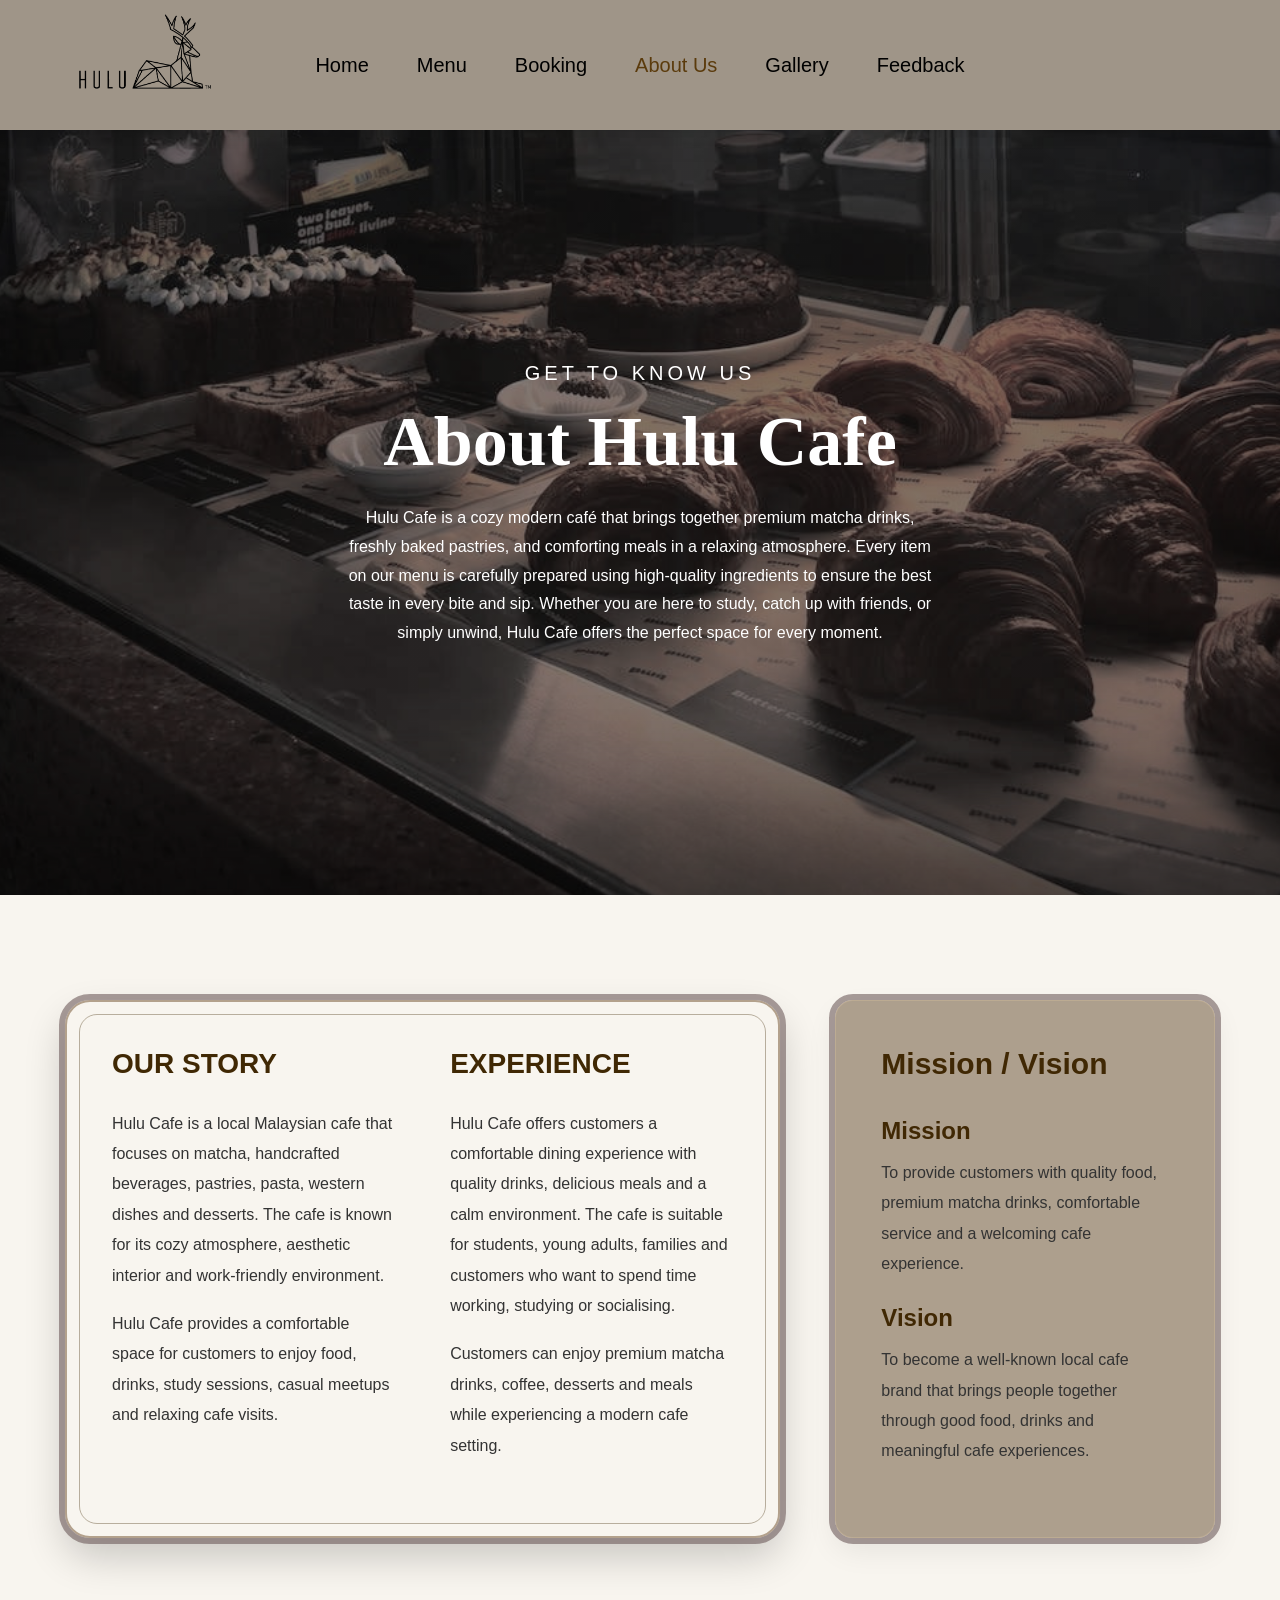
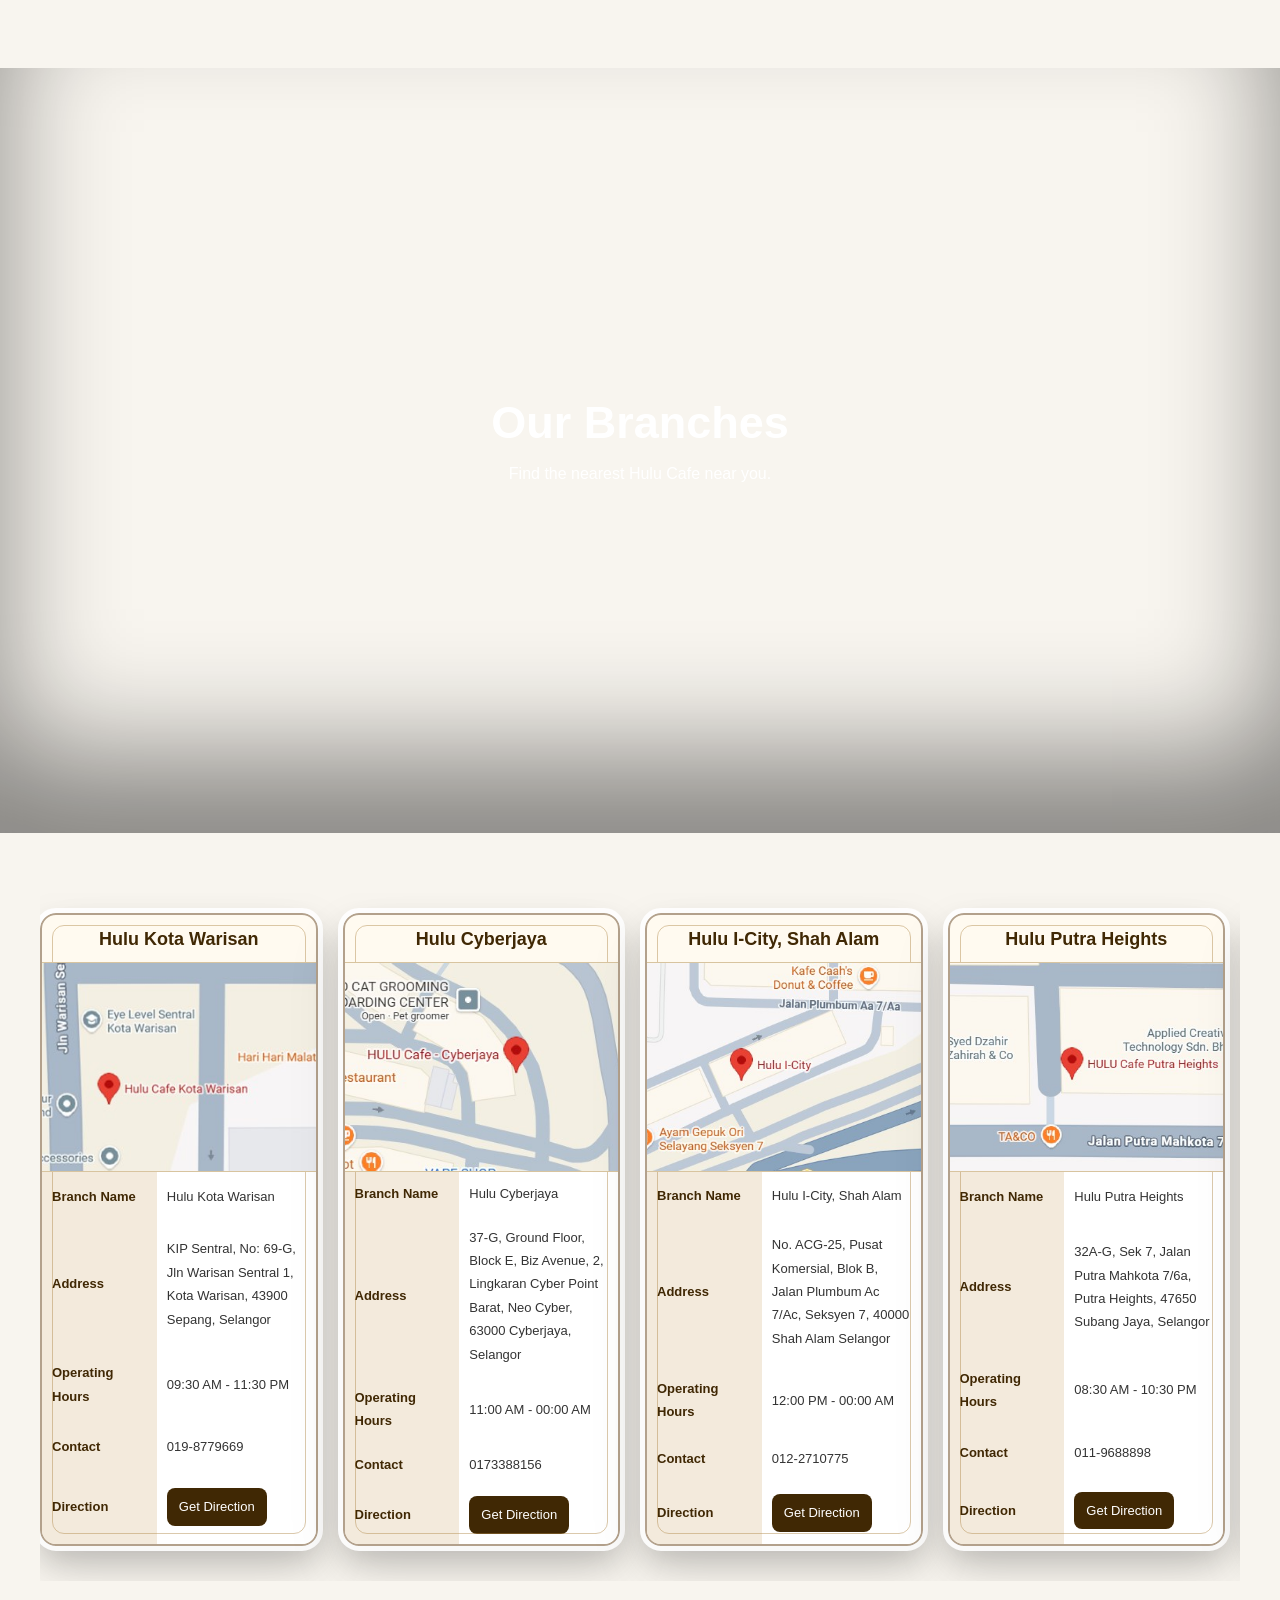
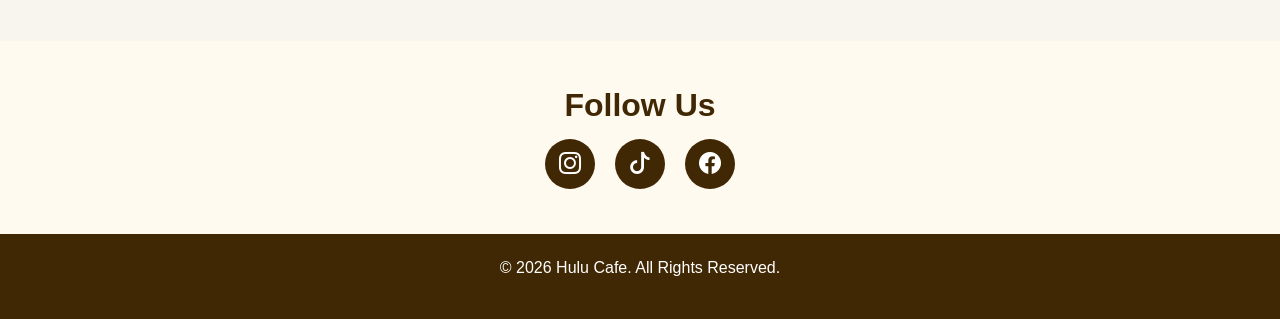
<file: about.html>
<!DOCTYPE html>
<html lang="en">

<head>
    <meta charset="UTF-8">
    <meta name="viewport" content="width=device-width, initial-scale=1.0">
    <title>About Us | Hulu Cafe</title>
    <!-- nanti letak logo dekat website tab -->
    <link rel="icon" href="images/hulu-logo.webp" type="image/x-icon">

    <!-- Bootstrap CSS -->
    <link href="https://cdn.jsdelivr.net/npm/bootstrap@5.3.7/dist/css/bootstrap.min.css" rel="stylesheet">
    <link rel="stylesheet" href="css/about.css">
    <link rel="stylesheet" href="https://cdn.jsdelivr.net/npm/bootstrap-icons@1.11.3/font/bootstrap-icons.min.css">

</head>

<body>

    <!-- Nav Bar -->
    <header>
        <nav class="navbar navbar-expand-lg">
            <div class="container">

                <!-- Logo Hulu -->
                <a class="navbar-brand" href="index.html">
                    <img src="images/hulu-logo.webp" alt="Hulu Cafe Logo" width="150">
                </a>

                <!-- Burger button on the right -->
                <button class="navbar-toggler ms-auto" type="button"
                    data-bs-toggle="collapse"
                    data-bs-target="#navbarMenu"
                    aria-controls="navbarMenu"
                    aria-expanded="false"
                    aria-label="Toggle navigation">

                    <span class="navbar-toggler-icon"></span>
                </button>


                <div class="collapse navbar-collapse" id="navbarMenu">

                    <ul class="navbar-nav mx-auto">

                        <li class="nav-item">
                            <a class="nav-link" href="index.html">Home</a>
                        </li>

                        <li class="nav-item">
                            <a class="nav-link" href="menu.html">Menu</a>
                        </li>

                        <li class="nav-item">
                            <a class="nav-link" href="reservation.html">Booking</a>
                        </li>

                        <li class="nav-item">
                            <a class="nav-link active" href="about.html">About Us</a>
                        </li>

                        <li class="nav-item">
                            <a class="nav-link" href="gallery.html">Gallery</a>
                        </li>

                        <li class="nav-item">
                            <a class="nav-link" href="feedback.html">Feedback</a>
                        </li>

                    </ul>

                </div>
            </div>
        </nav>
    </header>

    <!-- About Us Page Content -->
    <main id="about-page">

        <section id="about-hero">

    <div class="hero-overlay">

        <h5>GET TO KNOW US</h5>
        <h1 id="about-hulu">About Hulu Cafe</h1>
        <p>Hulu Cafe is a cozy modern café that brings together premium matcha drinks, freshly baked pastries, 
            and comforting meals in a relaxing atmosphere. Every item on our menu is carefully prepared using 
            high-quality ingredients to ensure the best taste in every bite and sip. Whether you are here to study, 
            catch up with friends, or simply unwind, Hulu Cafe offers the perfect space for every moment.</p>

    </div>

</section>

        <!-- About Header -->
        <section id="about-intro">
            
        </section>

        <!-- About Layout Based on Storyboard -->
        <section id="about-layout">

            <!-- Left Side Content -->
            <section id="about-left-content">

                <!-- Our Story -->
                <section id="our-story" class="about-box">
                    <h2>Our Story</h2>

                    <p>
                        Hulu Cafe is a local Malaysian cafe that focuses on matcha,
                        handcrafted beverages, pastries, pasta, western dishes and desserts.
                        The cafe is known for its cozy atmosphere, aesthetic interior and
                        work-friendly environment.
                    </p>

                    <p>
                        Hulu Cafe provides a comfortable space for customers to enjoy food,
                        drinks, study sessions, casual meetups and relaxing cafe visits.
                    </p>
                </section>

                <!-- Experience -->
                <section id="experience" class="about-box">
                    <h2>Experience</h2>

                    <p>
                        Hulu Cafe offers customers a comfortable dining experience with
                        quality drinks, delicious meals and a calm environment. The cafe is
                        suitable for students, young adults, families and customers who want
                        to spend time working, studying or socialising.
                    </p>

                    <p>
                        Customers can enjoy premium matcha drinks, coffee, desserts and
                        meals while experiencing a modern cafe setting.
                    </p>
                </section>

            </section>

            <!-- Right Side Content -->
            <aside id="mission-vision" class="about-box">
                <h2>Mission / Vision</h2>

                <h3>Mission</h3>
                <p>
                    To provide customers with quality food, premium matcha drinks,
                    comfortable service and a welcoming cafe experience.
                </p>

                <h3>Vision</h3>
                <p>
                    To become a well-known local cafe brand that brings people together
                    through good food, drinks and meaningful cafe experiences.
                </p>
            </aside>

        </section>

        <section id="branch-banner">

    <div class="branch-overlay">

        <h2>Our Branches</h2>
        <p>Find the nearest Hulu Cafe near you.</p>

    </div>

</section>

        <!-- Branches Section -->
        <section id="branches-section">


            <div class="branch-slider">

                <!-- Branch 1 -->
                <section id="branch-kota-warisan" class="branch-box">
                    <h3>Hulu Kota Warisan</h3>

                    <a class="map-link" href="https://maps.app.goo.gl/Uaa6wXT42sdZxNoR9" target="_blank">
                       <img src="images/Wimage/kota-warisan.jpg" alt="Hulu Cafe Kota Warisan">
                    </a>

                    <table>
                        <tr>
                            <th>Branch Name</th>
                            <td>Hulu Kota Warisan</td>
                        </tr>

                        <tr>
                            <th>Address</th>
                            <td>KIP Sentral, No: 69-G, Jln Warisan Sentral 1, Kota Warisan, 43900 Sepang, Selangor</td>
                        </tr>

                        <tr>
                            <th>Operating Hours</th>
                            <td>09:30 AM - 11:30 PM</td>
                        </tr>

                        <tr>
                            <th>Contact</th>
                            <td>019-8779669</td>
                        </tr>

                        <tr class="direction-row">
                            <th>Direction</th>
                            <td>
                                <a href="https://maps.app.goo.gl/Uaa6wXT42sdZxNoR9" target="_blank">Get Direction</a>
                            </td>
                        </tr>
                    </table>
                </section>
                

                <!-- Branch 2 -->
                <section id="branch-cybejaya" class="branch-box">
                    <h3>Hulu Cyberjaya</h3>

                    <a class="map-link" href="https://maps.app.goo.gl/5iuWCEqDMfWbFvSe6" target="_blank">
                    <img src="images/Wimage/cyberjaya.jpg" alt="Hulu Cyberjaya">
                    </a>

                    <table>
                        <tr>
                            <th>Branch Name</th>
                            <td>Hulu Cyberjaya</td>
                        </tr>

                        <tr>
                            <th>Address</th>
                            <td>37-G, Ground Floor, Block E, Biz Avenue, 2, Lingkaran Cyber Point Barat, Neo Cyber, 63000 Cyberjaya, Selangor</td>
                        </tr>

                        <tr>
                            <th>Operating Hours</th>
                            <td>11:00 AM - 00:00 AM</td>
                        </tr>

                        <tr>
                            <th>Contact</th>
                            <td>0173388156</td>
                        </tr>

                        <tr>
                            <th>Direction</th>
                            <td>
                                <a href="https://maps.app.goo.gl/5iuWCEqDMfWbFvSe6" target="_blank">Get Direction</a>
                            </td>
                        </tr>
                    </table>
                </section>

                <!-- Branch 3 -->
                <section id="branch-icity" class="branch-box">
                    <h3>Hulu I-City, Shah Alam</h3>

                    <a class="map-link" href="https://maps.app.goo.gl/VcUYDGg6wGWBW29w8" target="_blank">
                    <img src="images/Wimage/icity-SA.jpg" alt="Hulu I-City, Shah Alam ">
                    </a>

                    <table>
                        <tr>
                            <th>Branch Name</th>
                            <td>Hulu I-City, Shah Alam</td>
                        </tr>

                        <tr>
                            <th>Address</th>
                            <td>No. ACG-25, Pusat Komersial, Blok B, Jalan Plumbum Ac 7/Ac, Seksyen 7, 40000 Shah Alam Selangor
                           </td>
                        </tr>

                        <tr>
                            <th>Operating Hours</th>
                            <td>12:00 PM - 00:00 AM</td>
                        </tr>

                        <tr>
                            <th>Contact</th>
                            <td>012-2710775</td>
                        </tr>

                        <tr>
                            <th>Direction</th>
                            <td>
                                <a href="https://maps.app.goo.gl/VcUYDGg6wGWBW29w8" target="_blank">Get Direction</a>
                            </td>
                        </tr>
                    </table>
                </section>

                <!-- Branch 4 -->
                <section id="branch-putra-heights" class="branch-box">
                    <h3>Hulu Putra Heights</h3>

                    <a class="map-link" href="https://maps.app.goo.gl/DpzR85aq7pxbTs3E7 " target="_blank">
                    <img src="images/Wimage/putra-heights.jpg" alt="Hulu Putra Heights">
                    </a>

                    <table>
                        <tr>
                            <th>Branch Name</th>
                            <td>Hulu Putra Heights</td>
                        </tr>

                        <tr>
                            <th>Address</th>
                            <td>32A-G, Sek 7, Jalan Putra Mahkota 7/6a, Putra Heights, 47650 Subang Jaya, Selangor</td>
                        </tr>

                        <tr>
                            <th>Operating Hours</th>
                            <td>08:30 AM - 10:30 PM</td>
                        </tr>

                        <tr>
                            <th>Contact</th>
                            <td>011-9688898</td>
                        </tr>

                        <tr>
                            <th>Direction</th>
                            <td>
                                <a href="https://maps.app.goo.gl/DpzR85aq7pxbTs3E7" target="_blank">Get Direction</a>
                            </td>
                        </tr>
                    </table>
                </section>

                <!-- Branch 5 -->
                <section id="branch-southville" class="branch-box">
                    <h3>Hulu Southville, Bangi</h3>

                    <a class="map-link" href="https://maps.app.goo.gl/PzyHW9ZYgcj3ZTBV6" target="_blank">
                    <img src="images/Wimage/bangi.jpg" alt="Hulu cafe Bangi">
                    </a>

                    <table>
                        <tr>
                            <th>Branch Name</th>
                            <td>Hulu Southville, Bangi</td>
                        </tr>

                        <tr>
                            <th>Address</th>
                            <td>15, Jalan Seri Putra 1/5 Bandar Seri Putra Bangi, Bangi, 43000 Kajang, Selangor</td>
                        </tr>

                        <tr>
                            <th>Operating Hours</th>
                            <td>2:00 PM - 10:00 PM</td>
                        </tr>

                        <tr>
                            <th>Contact</th>
                            <td>017-2936939</td>
                        </tr>

                        <tr>
                            <th>Direction</th>
                            <td>
                                <a href="https://maps.app.goo.gl/PzyHW9ZYgcj3ZTBV6" target="_blank">Get Direction</a>
                            </td>
                        </tr>
                    </table>
                </section>

                <!-- Branch 6 -->
                <section id="branch-nilai" class="branch-box">
                    <h3>Hulu Nilai</h3>

                    <a class="map-link" href="https://maps.app.goo.gl/MQf7vgEawij6xNPE8" target="_blank">
                    <img src="images/Wimage/nilai.jpg" alt="Hulu Nilai">
                    </a>

                    <table>
                        <tr>
                            <th>Branch Name</th>
                            <td>Hulu Nilai</td>
                        </tr>

                        <tr>
                            <th>Address</th>
                            <td>50, Jalan Ilmu 3, Bandar Baru Nilai, 71800 Nilai, Negeri Sembilan</td>
                        </tr>

                        <tr>
                            <th>Operating Hours</th>
                            <td>10:00 AM - 10:00 PM</td>
                        </tr>

                        <tr>
                            <th>Contact</th>
                            <td>017-9253267</td>
                        </tr>

                        <tr>
                            <th>Direction</th>
                            <td>
                                <a href="https://maps.app.goo.gl/MQf7vgEawij6xNPE8" target="_blank">Get Direction</a>
                            </td>
                        </tr>
                    </table>
                </section>

                <!-- Branch 7 -->
                <section id="branch-kajang" class="branch-box">
                    <h3>Hulu Kajang</h3>

                    <a class="map-link" href="https://maps.app.goo.gl/k8wdbXAKk5N9M6fX9" target="_blank">
                    <img src="images/Wimage/kajang.jpg" alt="Hulu cafe Kajang">
                    </a>

                    <table>
                        <tr>
                            <th>Branch Name</th>
                            <td>Hulu Kajang</td>
                        </tr>

                        <tr>
                            <th>Address</th>
                            <td>E-21-GA, Jalan Prima Saujana 2/D, Taman Prima Saujana, 43000 Kajang, Selangor</td>
                        </tr>

                        <tr>
                            <th>Operating Hours</th>
                            <td>12:00 PM - 11:00 PM</td>
                        </tr>

                        <tr>
                            <th>Contact</th>
                            <td>012-85957454</td>
                        </tr>

                        <tr>
                            <th>Direction</th>
                            <td>
                                <a href="https://maps.app.goo.gl/k8wdbXAKk5N9M6fX9" target="_blank">Get Direction</a>
                            </td>
                        </tr>
                    </table>
                </section>

                <!-- Branch 8 -->
                <section id="branch-kota-kemuning" class="branch-box">
                    <h3>Hulu Kota Kemuning</h3>

                    <a class="map-link" href="https://maps.app.goo.gl/u1H9Ad47sFEJvY9t9" target="_blank">
                    <img src="images/Wimage/kota-kemuning.jpg" alt="Hulu Kota Kemuning">
                    </a>

                    <table>
                        <tr>
                            <th>Branch Name</th>
                            <td>Hulu Kota Kemuning</td>
                        </tr>

                        <tr>
                            <th>Address</th>
                            <td>5-34, Sinaran Satu Business Park, Persiaran Anggerik Vanilla, Kota Kemuning, 40460 Shah Alam, Selangor</td>
                        </tr>

                        <tr>
                            <th>Operating Hours</th>
                            <td>10:30 AM - 08:30 PM</td>
                        </tr>

                        <tr>
                            <th>Contact</th>
                            <td>012-8975987</td>
                        </tr>

                        <tr>
                            <th>Direction</th>
                            <td>
                                <a href="https://maps.app.goo.gl/u1H9Ad47sFEJvY9t9" target="_blank">Get Direction</a>
                            </td>
                        </tr>
                    </table>
                </section>

            </div>
        </section>

    </main>

    <!-- Social Media -->
    
    <section id="social-media">
        <div class="container text-center">
            <h2>Follow Us</h2>
                <a href="https://www.instagram.com/..." target="_blank">
                   <i class="bi bi-instagram"></i>
                </a>

                <a href="https://www.tiktok.com/..." target="_blank">
                    <i class="bi bi-tiktok"></i>
                </a>

                <a href="https://www.facebook.com/..." target="_blank">
                    <i class="bi bi-facebook"></i>
                </a>
        </div>
    </section>

    <!-- Footer -->
    <footer>
        <div class="container text-center">
            <p>
                © 2026 Hulu Cafe. All Rights Reserved.
            </p>
        </div>
    </footer>
    <script src="https://cdn.jsdelivr.net/npm/bootstrap@5.3.7/dist/js/bootstrap.bundle.min.js"></script>


</body>

</html>
</file>
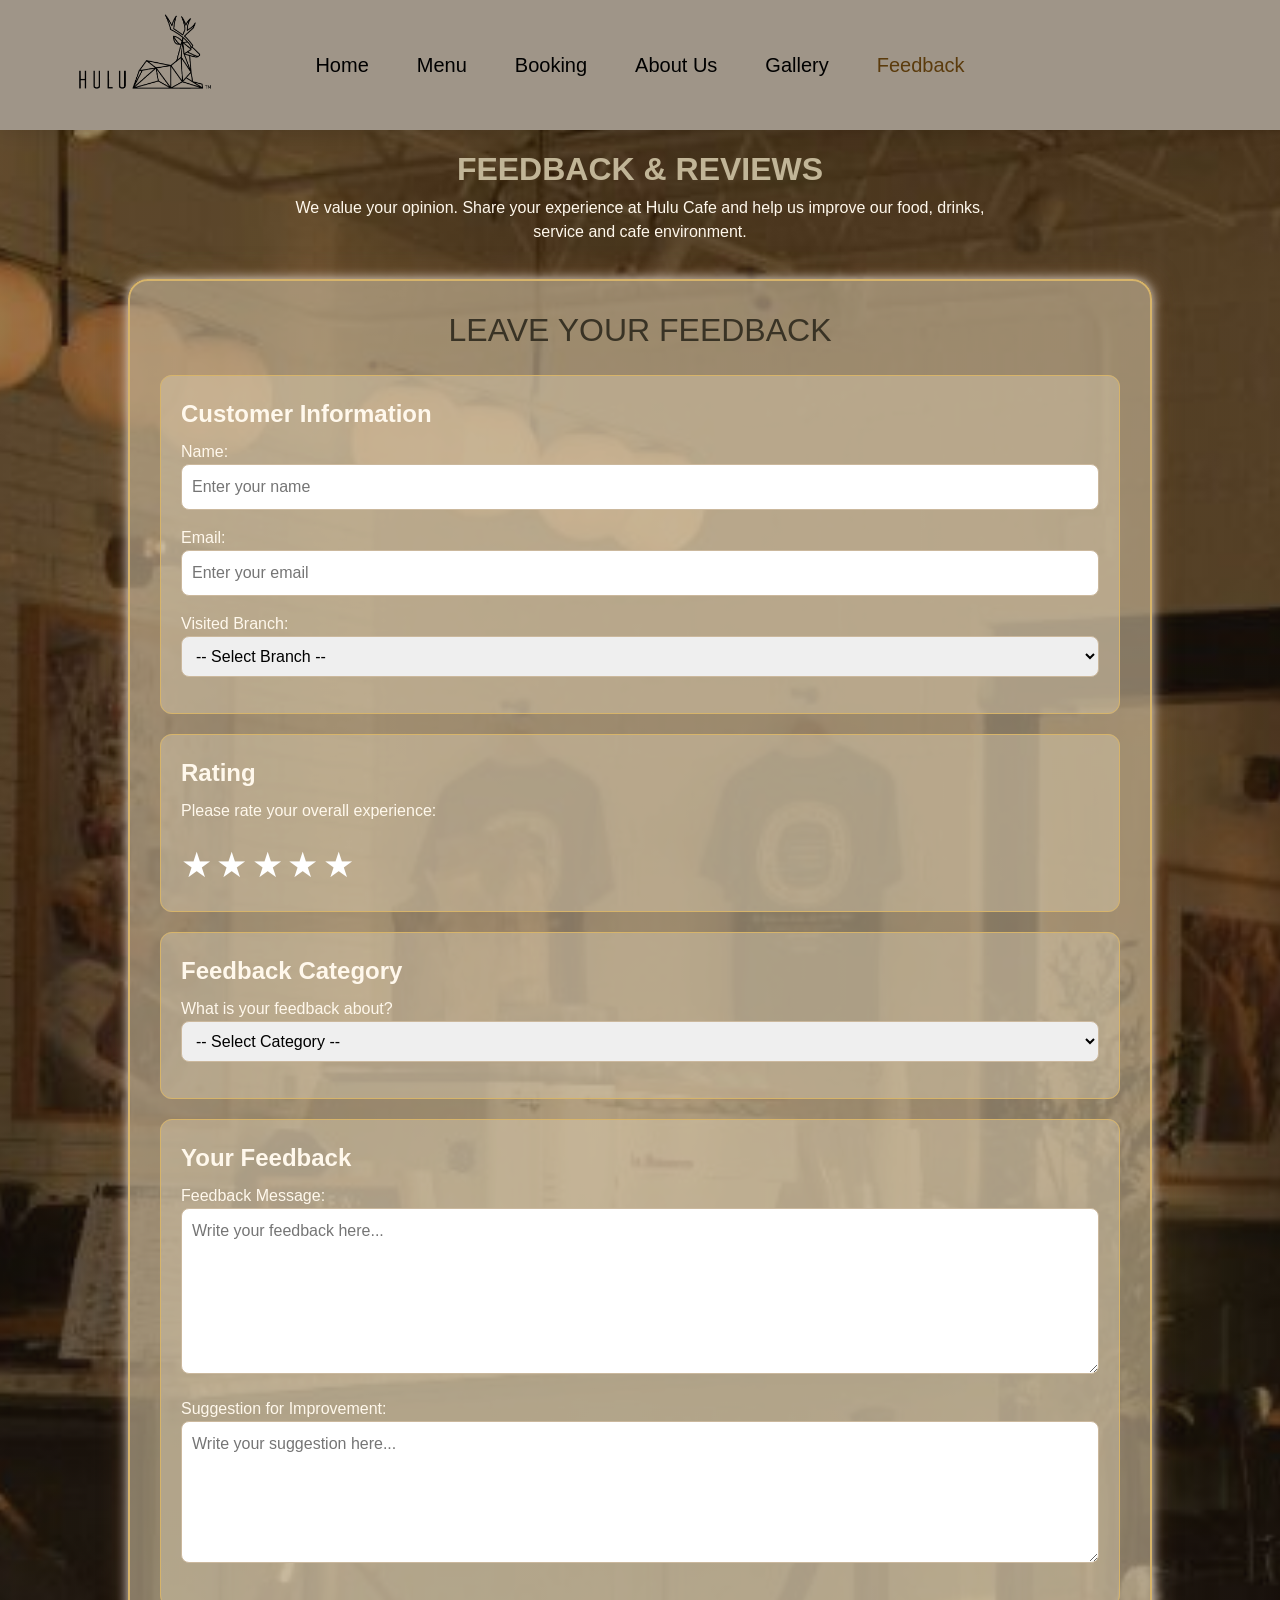
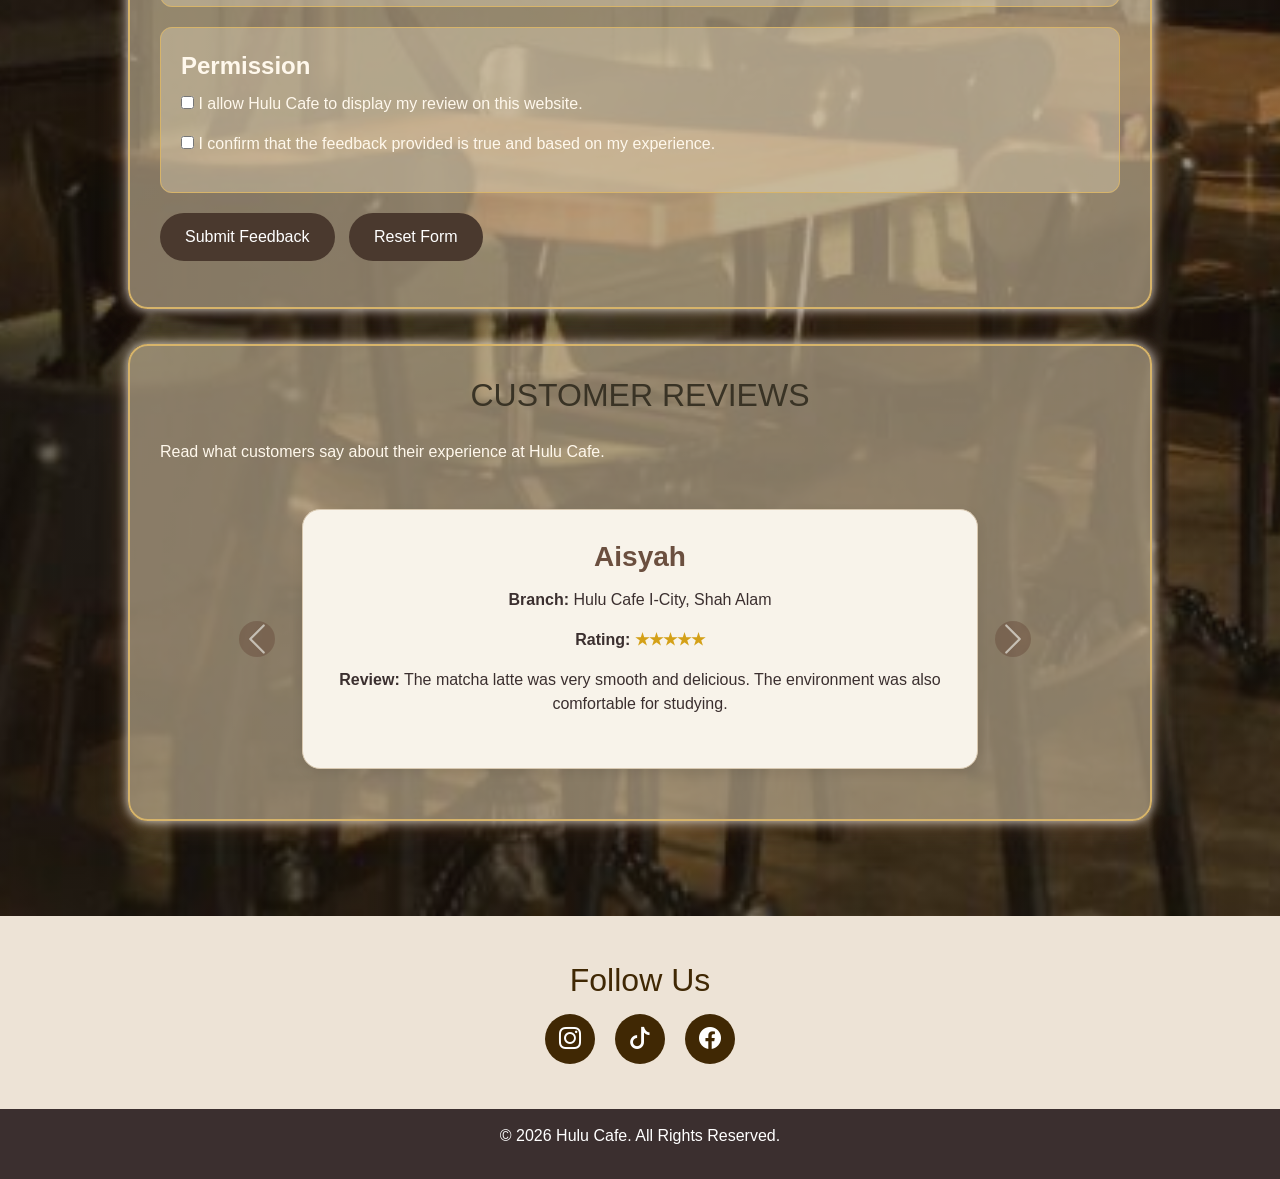
<file: feedback.html>
<!DOCTYPE html>
<html lang="en">

<head>
    <meta charset="UTF-8">
    <meta name="viewport" content="width=device-width, initial-scale=1.0">
    <title>Feedback | Hulu Cafe</title>
    <!-- nanti letak logo dekat website tab -->
    <link rel="icon" href="images/hulu-logo.webp" type="image/x-icon">
    

    <!-- Bootstrap CSS -->
    <!-- KALAU JUMPA ANOTHER BOOTSTRAP CAN REPLACE -->
    <link href="https://cdn.jsdelivr.net/npm/bootstrap@5.3.7/dist/css/bootstrap.min.css" rel="stylesheet">
    <link rel="stylesheet" href="https://cdn.jsdelivr.net/npm/bootstrap-icons@1.11.3/font/bootstrap-icons.css">
    <link rel="stylesheet" href="css/feedback.css">

</head>

<body>

    <!-- Nav Bar -->
    <header>
        <nav class="navbar navbar-expand-lg">
            <div class="container">

                <!-- Logo Hulu -->
                <a class="navbar-brand" href="index.html">
                    <img src="images/hulu-logo.webp" alt="Hulu Cafe Logo" width="150">
                </a>

                <!-- Burger button on the right -->
                <button class="navbar-toggler ms-auto" type="button"
                    data-bs-toggle="collapse"
                    data-bs-target="#navbarMenu"
                    aria-controls="navbarMenu"
                    aria-expanded="false"
                    aria-label="Toggle navigation">

                    <span class="navbar-toggler-icon"></span>
                </button>


                <div class="collapse navbar-collapse" id="navbarMenu">

                    <ul class="navbar-nav mx-auto">

                        <li class="nav-item">
                            <a class="nav-link" href="index.html">Home</a>
                        </li>

                        <li class="nav-item">
                            <a class="nav-link" href="menu.html">Menu</a>
                        </li>

                        <li class="nav-item">
                            <a class="nav-link" href="reservation.html">Booking</a>
                        </li>

                        <li class="nav-item">
                            <a class="nav-link" href="about.html">About Us</a>
                        </li>

                        <li class="nav-item">
                            <a class="nav-link" href="gallery.html">Gallery</a>
                        </li>

                        <li class="nav-item">
                            <a class="nav-link active" href="feedback.html">Feedback</a>
                        </li>

                    </ul>

                </div>
            </div>
        </nav>
    </header>

    <!-- Feedback Page Content -->
    <main id="feedback-page">

        <!-- Feedback Header -->
        <section id="feedback-intro">
            <h1>Feedback & Reviews</h1>

            <p>
                We value your opinion. Share your experience at Hulu Cafe and help us
                improve our food, drinks, service and cafe environment.
            </p>
        </section>

        <!-- Feedback Form Section -->
        <section id="feedback-form-section">

            <h2>Leave Your Feedback</h2>

            <form id="feedbackForm" action="#" method="post">

                <!-- Customer Information -->
                <fieldset>
                    <legend>Customer Information</legend>

                    <p>
                        <label for="customerName">Name:</label><br>
                        <input type="text" id="customerName" name="customerName" placeholder="Enter your name" required>
                    </p>

                    <p>
                        <label for="customerEmail">Email:</label><br>
                        <input type="email" id="customerEmail" name="customerEmail" placeholder="Enter your email" required>
                    </p>

                    <p>
                        <label for="visitedBranch">Visited Branch:</label><br>
                        <select id="visitedBranch" name="visitedBranch" required>
                            <option value="">-- Select Branch --</option>
                            <option value="Kota Warisan">Hulu Cafe Kota Warisan</option>
                            <option value="icity">Hulu Cafe I-City, Shah Alam</option>
                            <option value="southville">Hulu Cafe Southville, Bangi</option>
                            <option value="nilai">Hulu Cafe Nilai</option>
                            <option value="Cyberjaya">Hulu Cafe Cyberjaya</option>
                            <option value="Kajang">Hulu Cafe Kajang</option>
                            <option value="Putra Height">Hulu Cafe Putra Heights</option>
                            <option value="Kota Kemuning">Hulu Cafe Kota Kemuning</option>
                        </select>
                    </p>
                </fieldset>

                <!-- Rating Section -->
                <fieldset>
                    <legend>Rating</legend>

                    <p>Please rate your overall experience:</p>

                    <div id="star-rating">

                        <input type="radio" id="star5" name="rating" value="5" required>
                        <label for="star5">★</label>

                        <input type="radio" id="star4" name="rating" value="4">
                        <label for="star4">★</label>

                        <input type="radio" id="star3" name="rating" value="3">
                        <label for="star3">★</label>

                        <input type="radio" id="star2" name="rating" value="2">
                        <label for="star2">★</label>

                        <input type="radio" id="star1" name="rating" value="1">
                        <label for="star1">★</label>

                    </div>
                </fieldset>

                <!-- Feedback Category -->
                <fieldset>
                    <legend>Feedback Category</legend>

                    <p>
                        <label for="feedbackCategory">What is your feedback about?</label><br>
                        <select id="feedbackCategory" name="feedbackCategory" required>
                            <option value="">-- Select Category --</option>
                            <option value="food and Drink">Food and Drinks</option>
                            <option value="service">Customer Service</option>
                            <option value="environment">Cafe Environment</option>
                            <option value="reservation">Reservation Experience</option>
                            <option value="website">Website Experience</option>
                            <option value="others">Others</option>
                        </select>
                    </p>
                </fieldset>

                <!-- Feedback Message -->
                <fieldset>
                    <legend>Your Feedback</legend>

                    <p>
                        <label for="feedbackMessage">Feedback Message:</label><br>
                        <textarea id="feedbackMessage" name="feedbackMessage" rows="6" cols="60"
                            placeholder="Write your feedback here..." required></textarea>
                    </p>

                    <p>
                        <label for="suggestion">Suggestion for Improvement:</label><br>
                        <textarea id="suggestion" name="suggestion" rows="5" cols="60"
                            placeholder="Write your suggestion here..."></textarea>
                    </p>
                </fieldset>

                <!-- Permission -->
                <fieldset>
                    <legend>Permission</legend>

                    <p>
                        <input type="checkbox" id="displayReview" name="displayReview" value="yes">
                        <label for="displayReview">
                            I allow Hulu Cafe to display my review on this website.
                        </label>
                    </p>

                    <p>
                        <input type="checkbox" id="confirmFeedback" name="confirmFeedback" required>
                        <label for="confirmFeedback">
                            I confirm that the feedback provided is true and based on my experience.
                        </label>
                    </p>
                </fieldset>

                <!-- Submit Button -->
                <p>
                    <button type="submit">Submit Feedback</button>
                    <button type="reset">Reset Form</button>
                </p>

            </form>
        </section>

        <!-- Review Section -->
        <section id="review-section">

    <h2>Customer Reviews</h2>

    <p>
        Read what customers say about their experience at Hulu Cafe.
    </p>

    <div id="reviewCarousel" class="carousel slide">

        <div class="carousel-inner" id="reviewContainer">

            <!-- Review 1 -->
            <div class="carousel-item active">
                <section class="review-box">
                    <h3>Aisyah</h3>

                    <p>
                        <strong>Branch:</strong> Hulu Cafe I-City, Shah Alam
                    </p>

                    <p>
                        <strong>Rating:</strong> ★★★★★
                    </p>

                    <p>
                        <strong>Review:</strong>
                        The matcha latte was very smooth and delicious. The environment was also
                        comfortable for studying.
                    </p>
                </section>
            </div>

            <!-- Review 2 -->
            <div class="carousel-item">
                <section class="review-box">
                    <h3>Daniel</h3>

                    <p>
                        <strong>Branch:</strong> Hulu Cafe Klang
                    </p>

                    <p>
                        <strong>Rating:</strong> ★★★★☆
                    </p>

                    <p>
                        <strong>Review:</strong>
                        Good food and friendly staff. The pasta was nice and the cafe interior
                        looked aesthetic.
                    </p>
                </section>
            </div>

            <!-- Review 3 -->
            <div class="carousel-item">
                <section class="review-box">
                    <h3>Nurul</h3>

                    <p>
                        <strong>Branch:</strong> Hulu Cafe Nilai
                    </p>

                    <p>
                        <strong>Rating:</strong> ★★★★★
                    </p>

                    <p>
                        <strong>Review:</strong>
                        I love the calm atmosphere and the desserts. The cafe is suitable for
                        hanging out with friends.
                    </p>
                </section>
            </div>

            <!-- Review 4 -->
            <div class="carousel-item">
                <section class="review-box">
                    <h3>Imran</h3>

                    <p>
                        <strong>Branch:</strong> Hulu Cafe Southville, Bangi
                    </p>

                    <p>
                        <strong>Rating:</strong> ★★★★☆
                    </p>

                    <p>
                        <strong>Review:</strong>
                        The service was good and the menu had many choices. Booking through the
                        website makes the process easier.
                    </p>
                </section>
            </div>

            <!-- Review 5 -->
            <div class="carousel-item">
                <section class="review-box">
                    <h3>Sofia</h3>

                    <p>
                        <strong>Branch:</strong> Hulu Cafe Sg. Besi
                    </p>

                    <p>
                        <strong>Rating:</strong> ★★★★★
                    </p>

                    <p>
                        <strong>Review:</strong>
                        The matcha desserts were amazing. I would recommend this cafe to matcha
                        lovers.
                    </p>
                </section>
            </div>

        </div>

        <button class="carousel-control-prev" type="button" data-bs-target="#reviewCarousel" data-bs-slide="prev">
            <span class="carousel-control-prev-icon"></span>
        </button>

        <button class="carousel-control-next" type="button" data-bs-target="#reviewCarousel" data-bs-slide="next">
            <span class="carousel-control-next-icon"></span>
        </button>

    </div>

</section>

    </main>

    <!-- Social Media -->
    <!-- NANTI TUKAR THE TEXT INTO ICONS -->
    <section id="social-media">
        <div class="container text-center">
            <h2>Follow Us</h2>

               <a href="https://www.instagram.com/..." target="_blank">
                    <i class="bi bi-instagram"></i>
                </a>

                <a href="https://www.tiktok.com/..." target="_blank">
                    <i class="bi bi-tiktok"></i>
                </a>

                <a href="https://www.facebook.com/..." target="_blank">
                    <i class="bi bi-facebook"></i>
                </a>
        </div>
    </section>

    <!-- Footer -->
    <footer>
        <div class="container text-center">
            <p>
                © 2026 Hulu Cafe. All Rights Reserved.
            </p>
        </div>
    </footer>

</body>
<script src="https://cdn.jsdelivr.net/npm/bootstrap@5.3.7/dist/js/bootstrap.bundle.min.js"></script>
<script src="js/feedback.js"></script>

</html>

<!-- JS: make sure to display reviews
         make the star ratings interactive in the feedback form-->
 <!-- makesure JS siapkan part baru design boleh buat part review-->
</file>
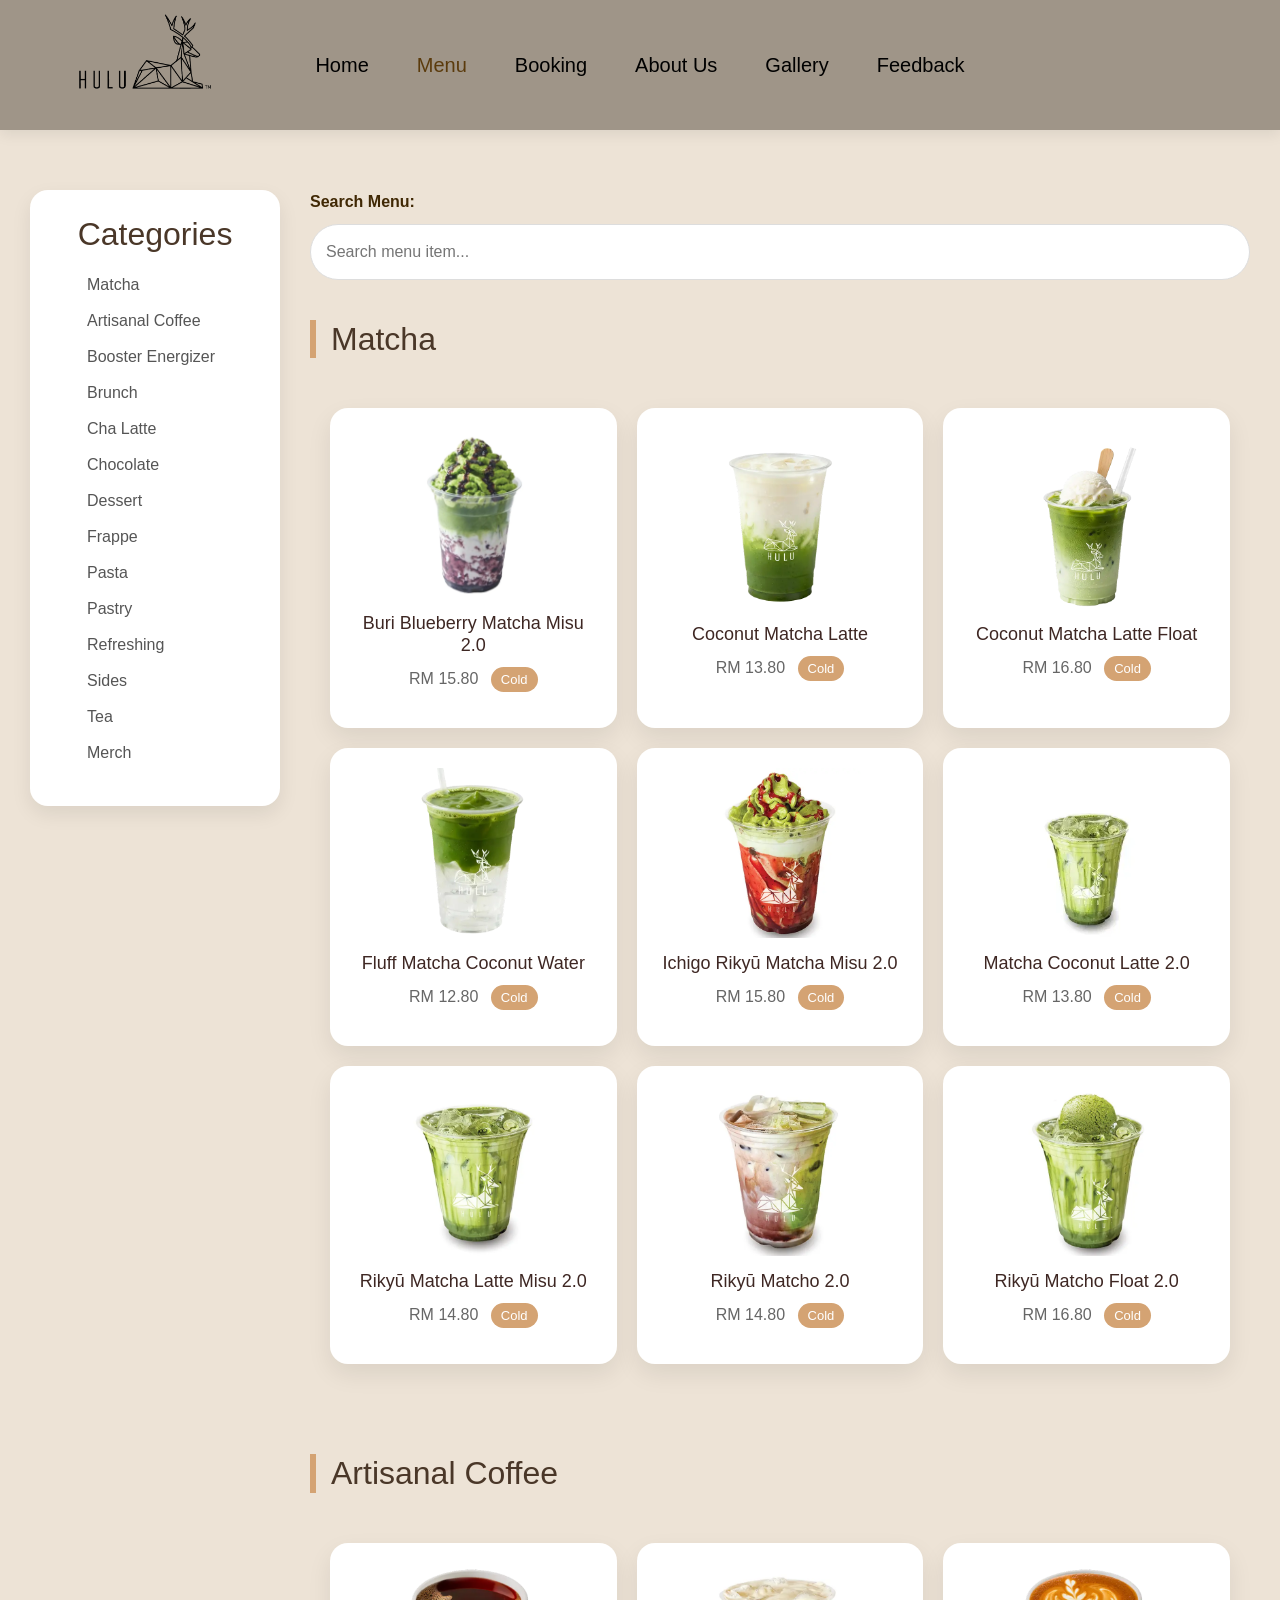
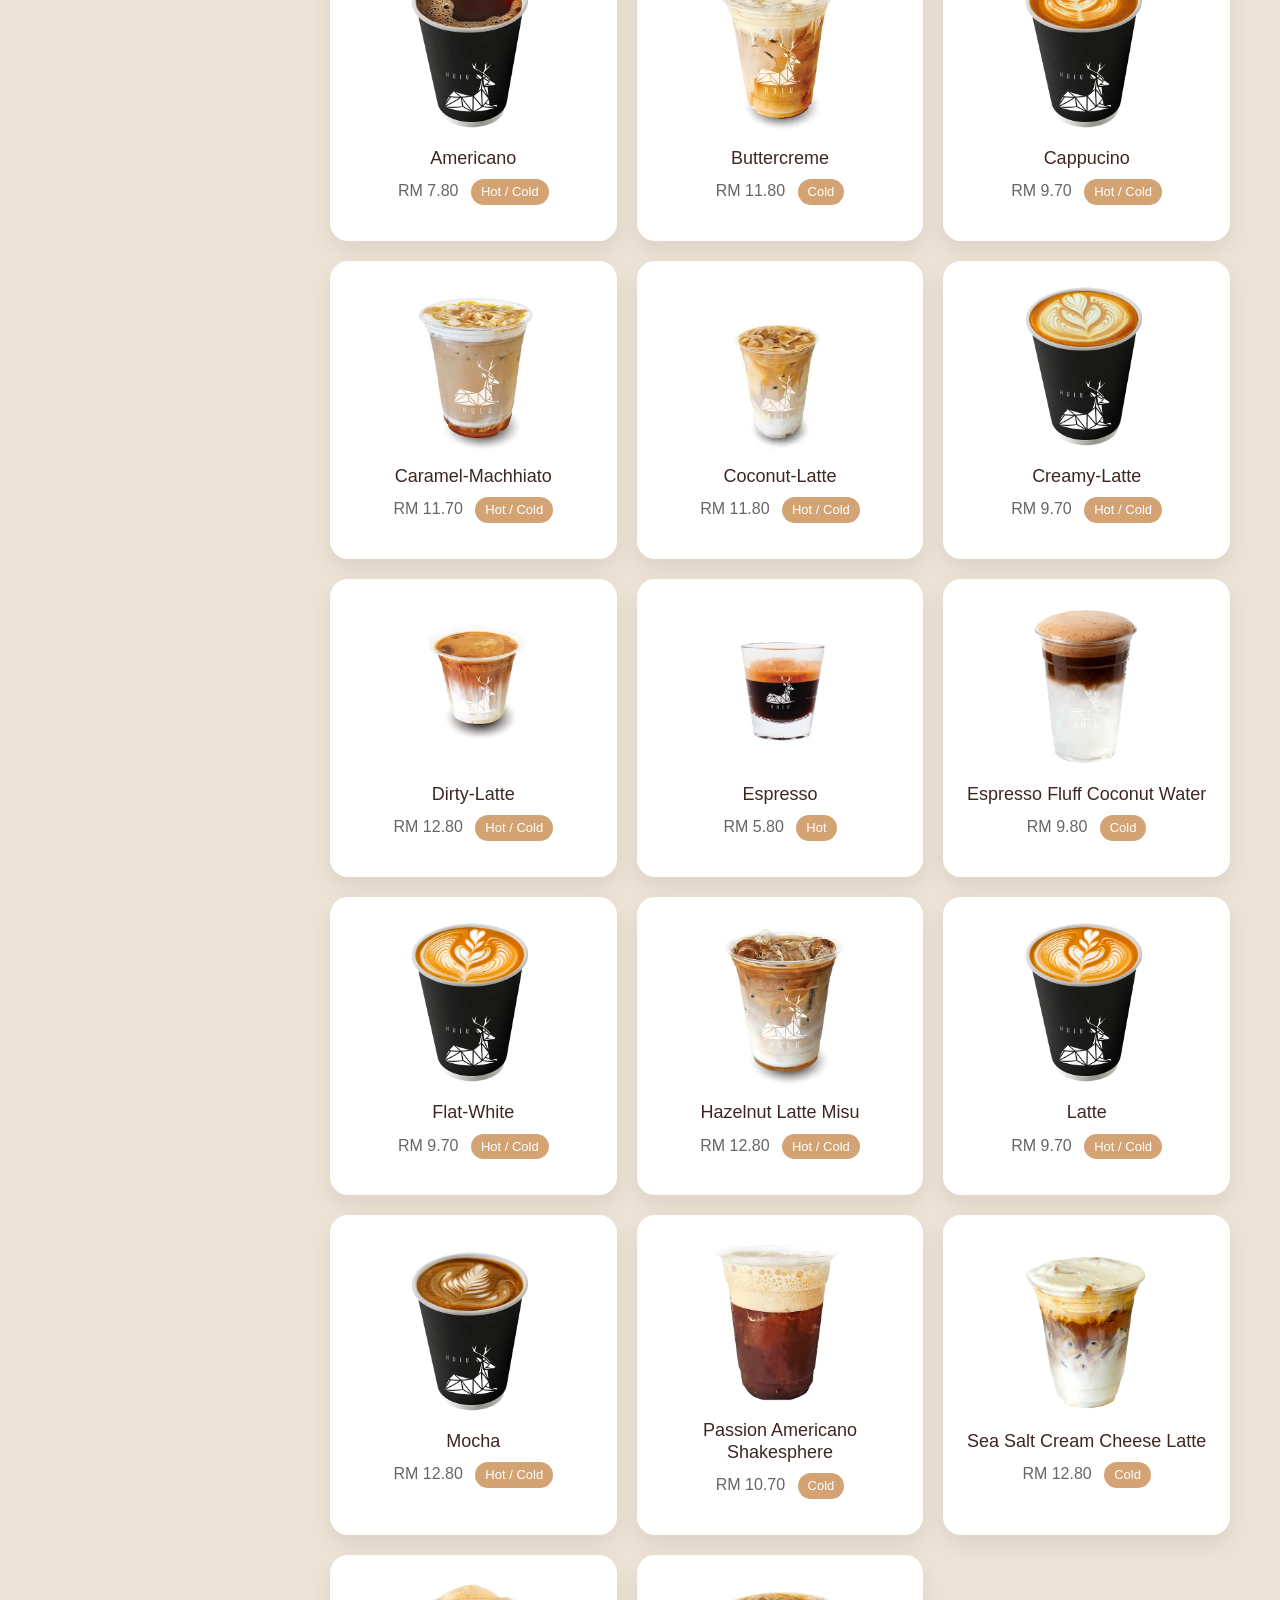
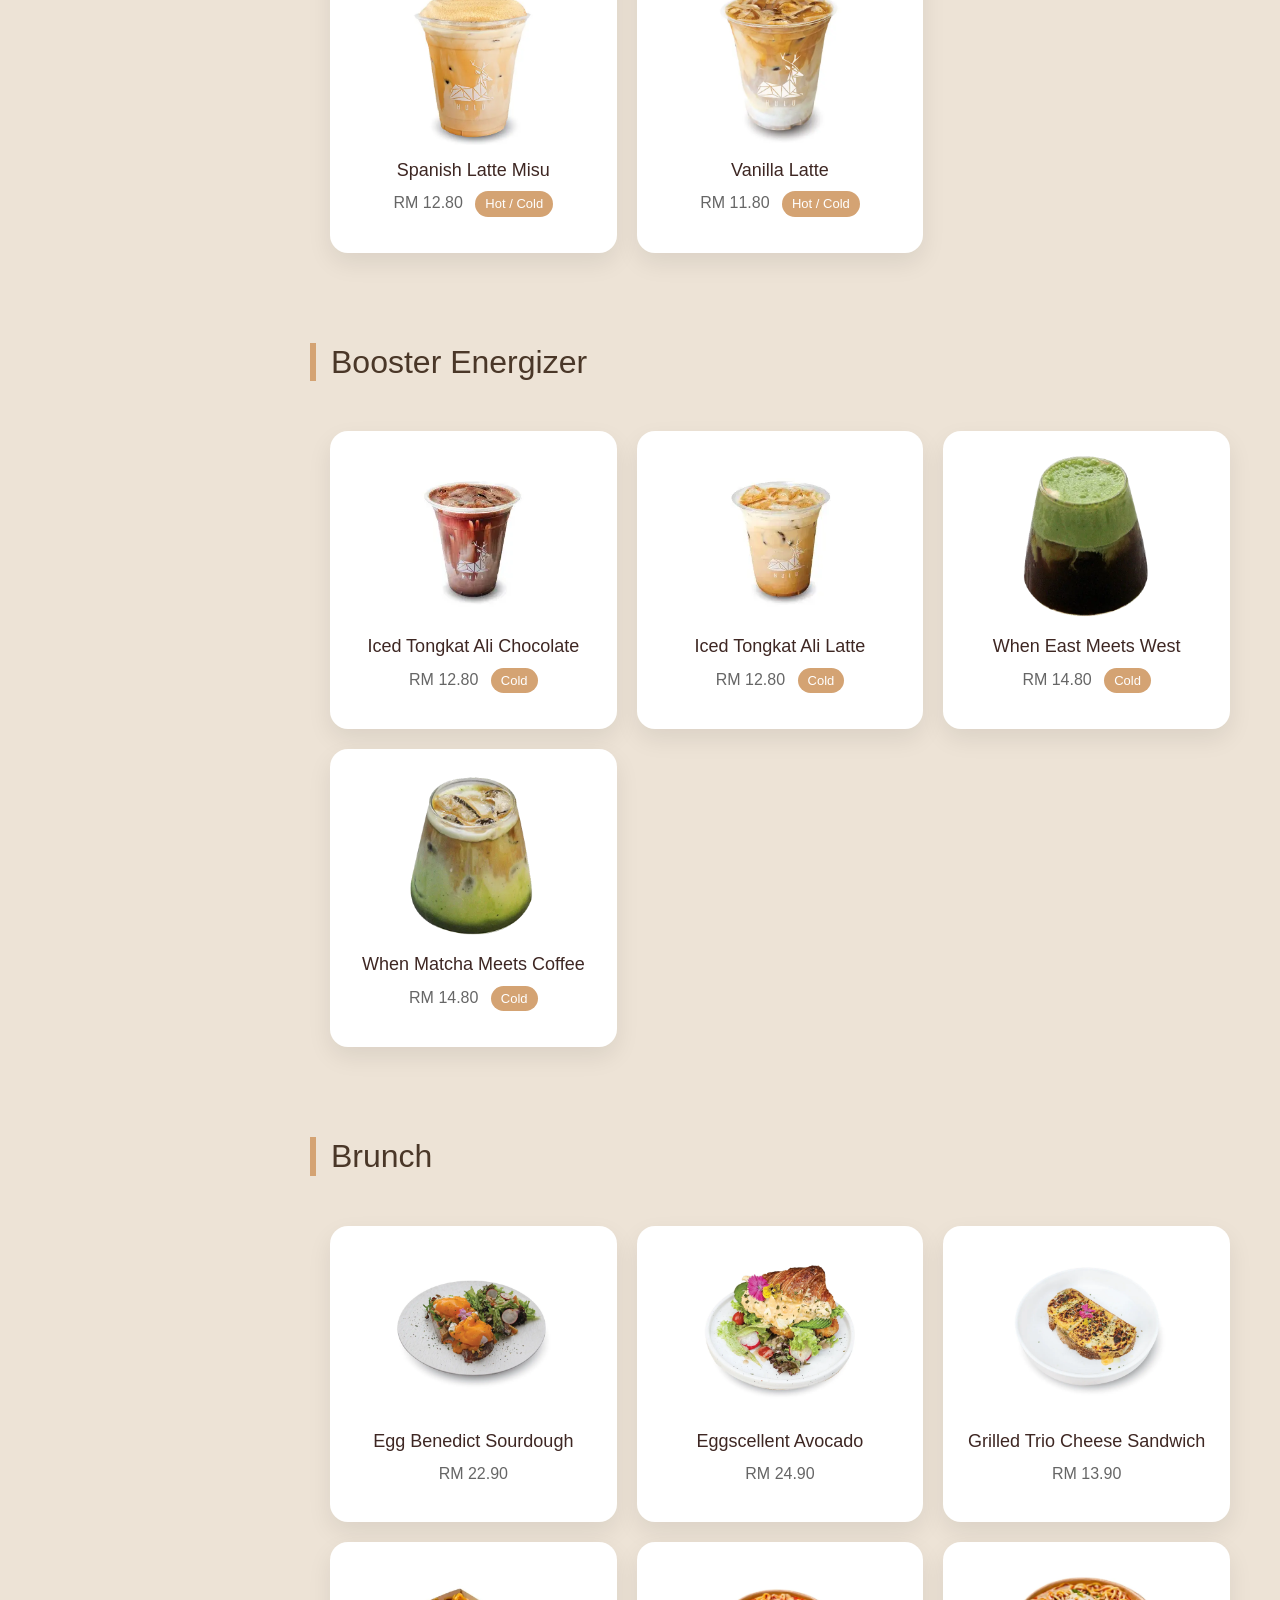
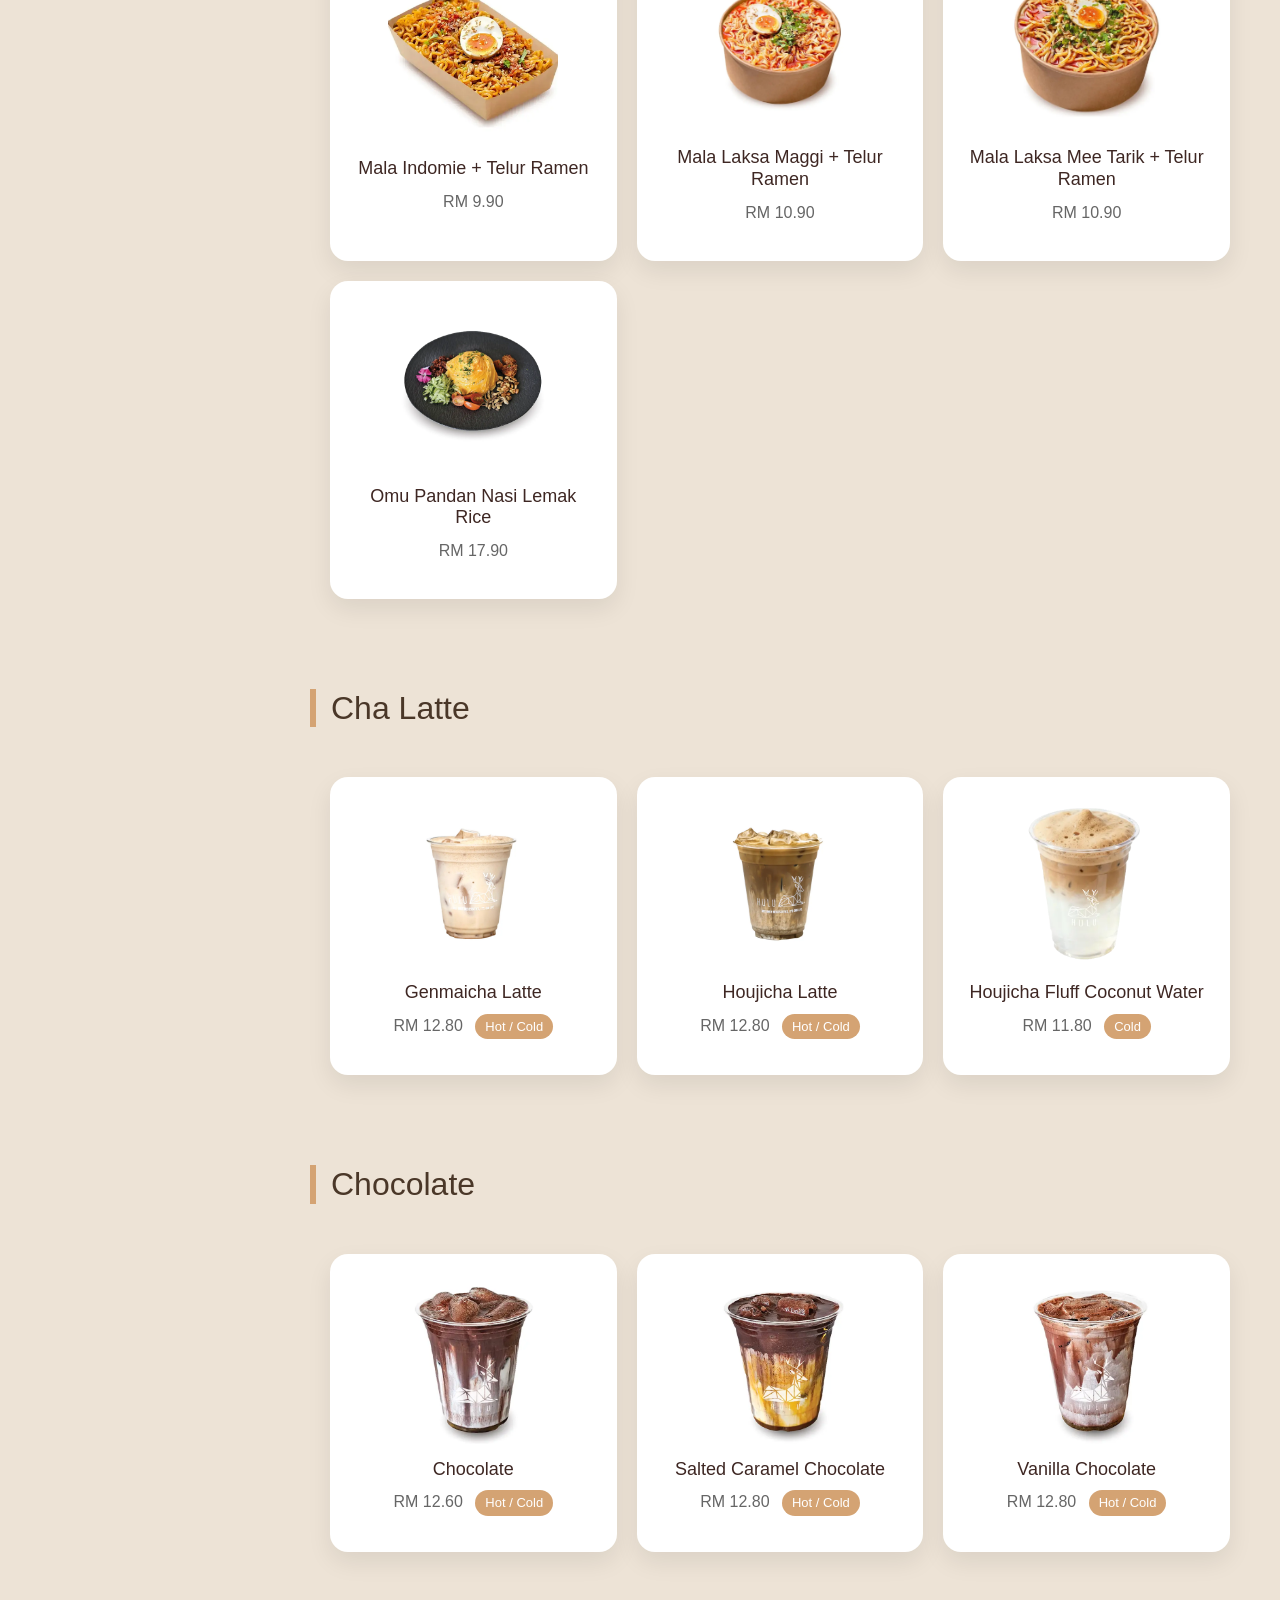
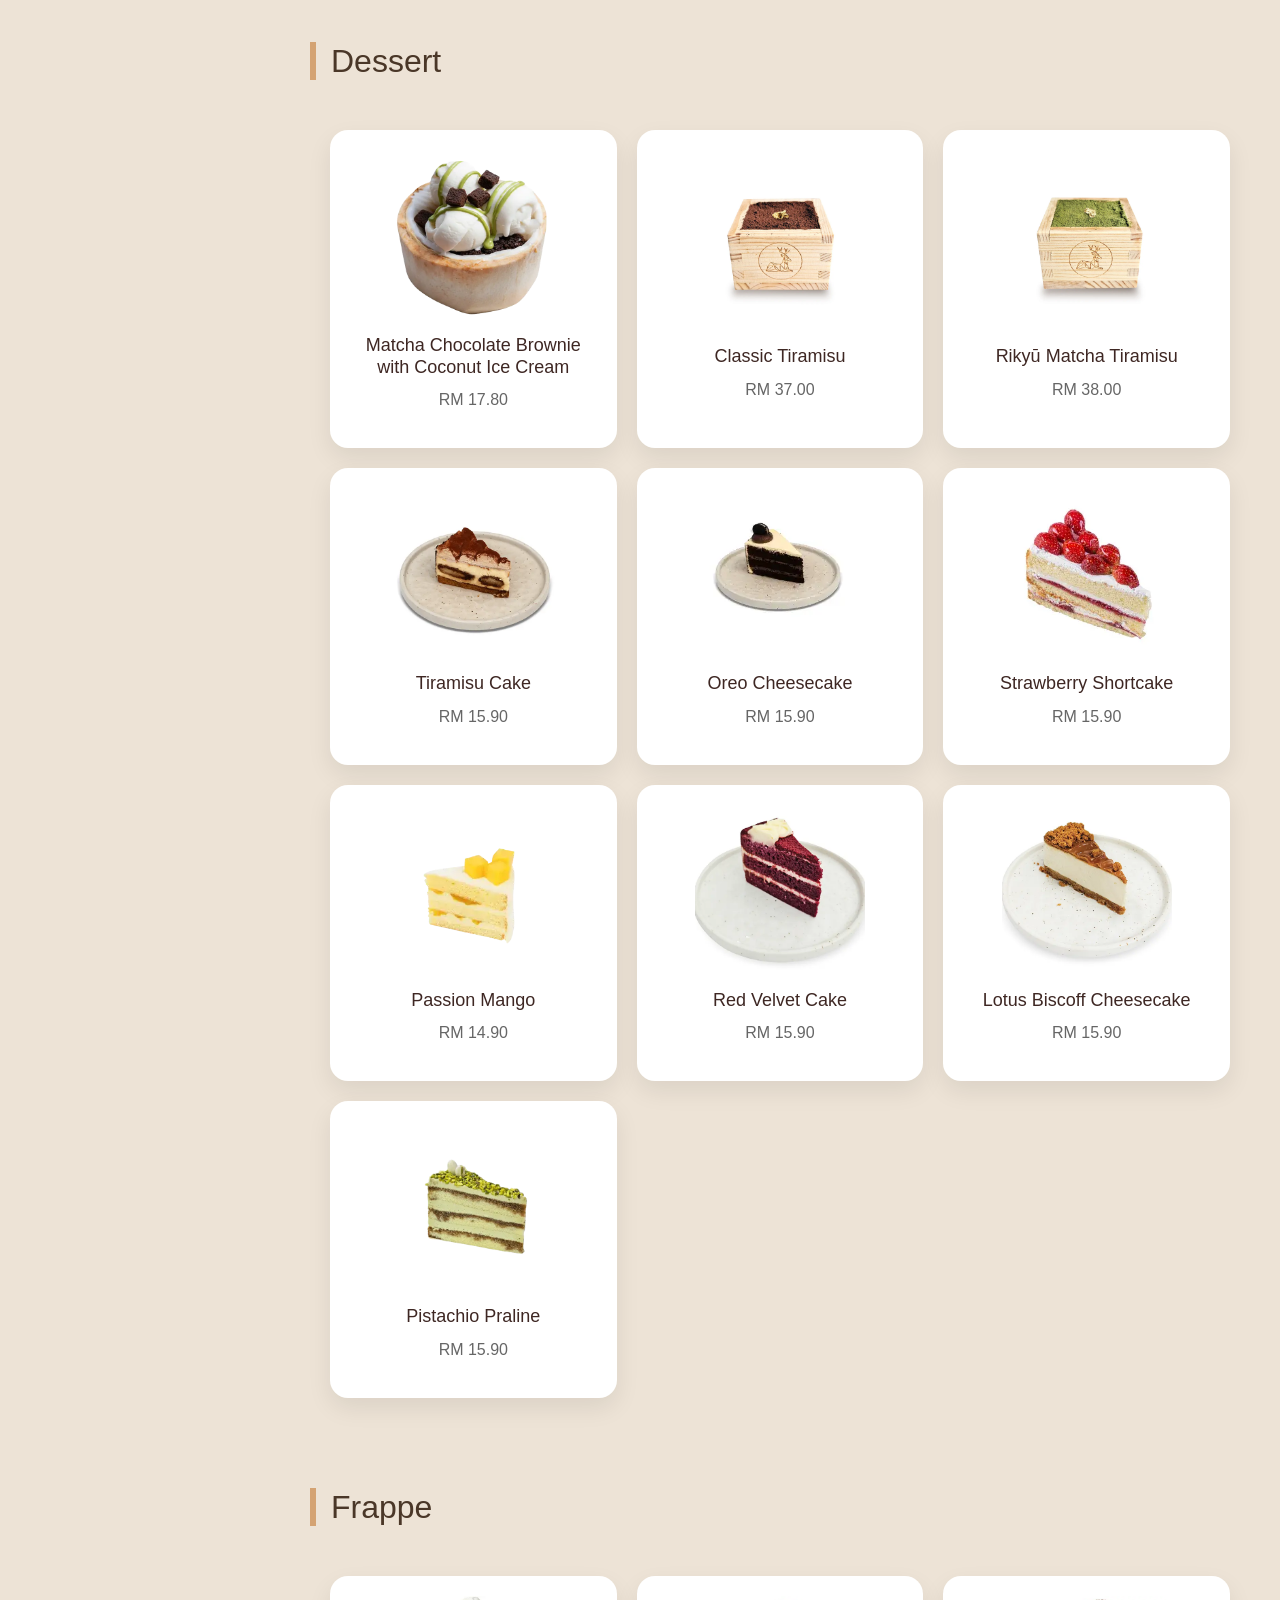
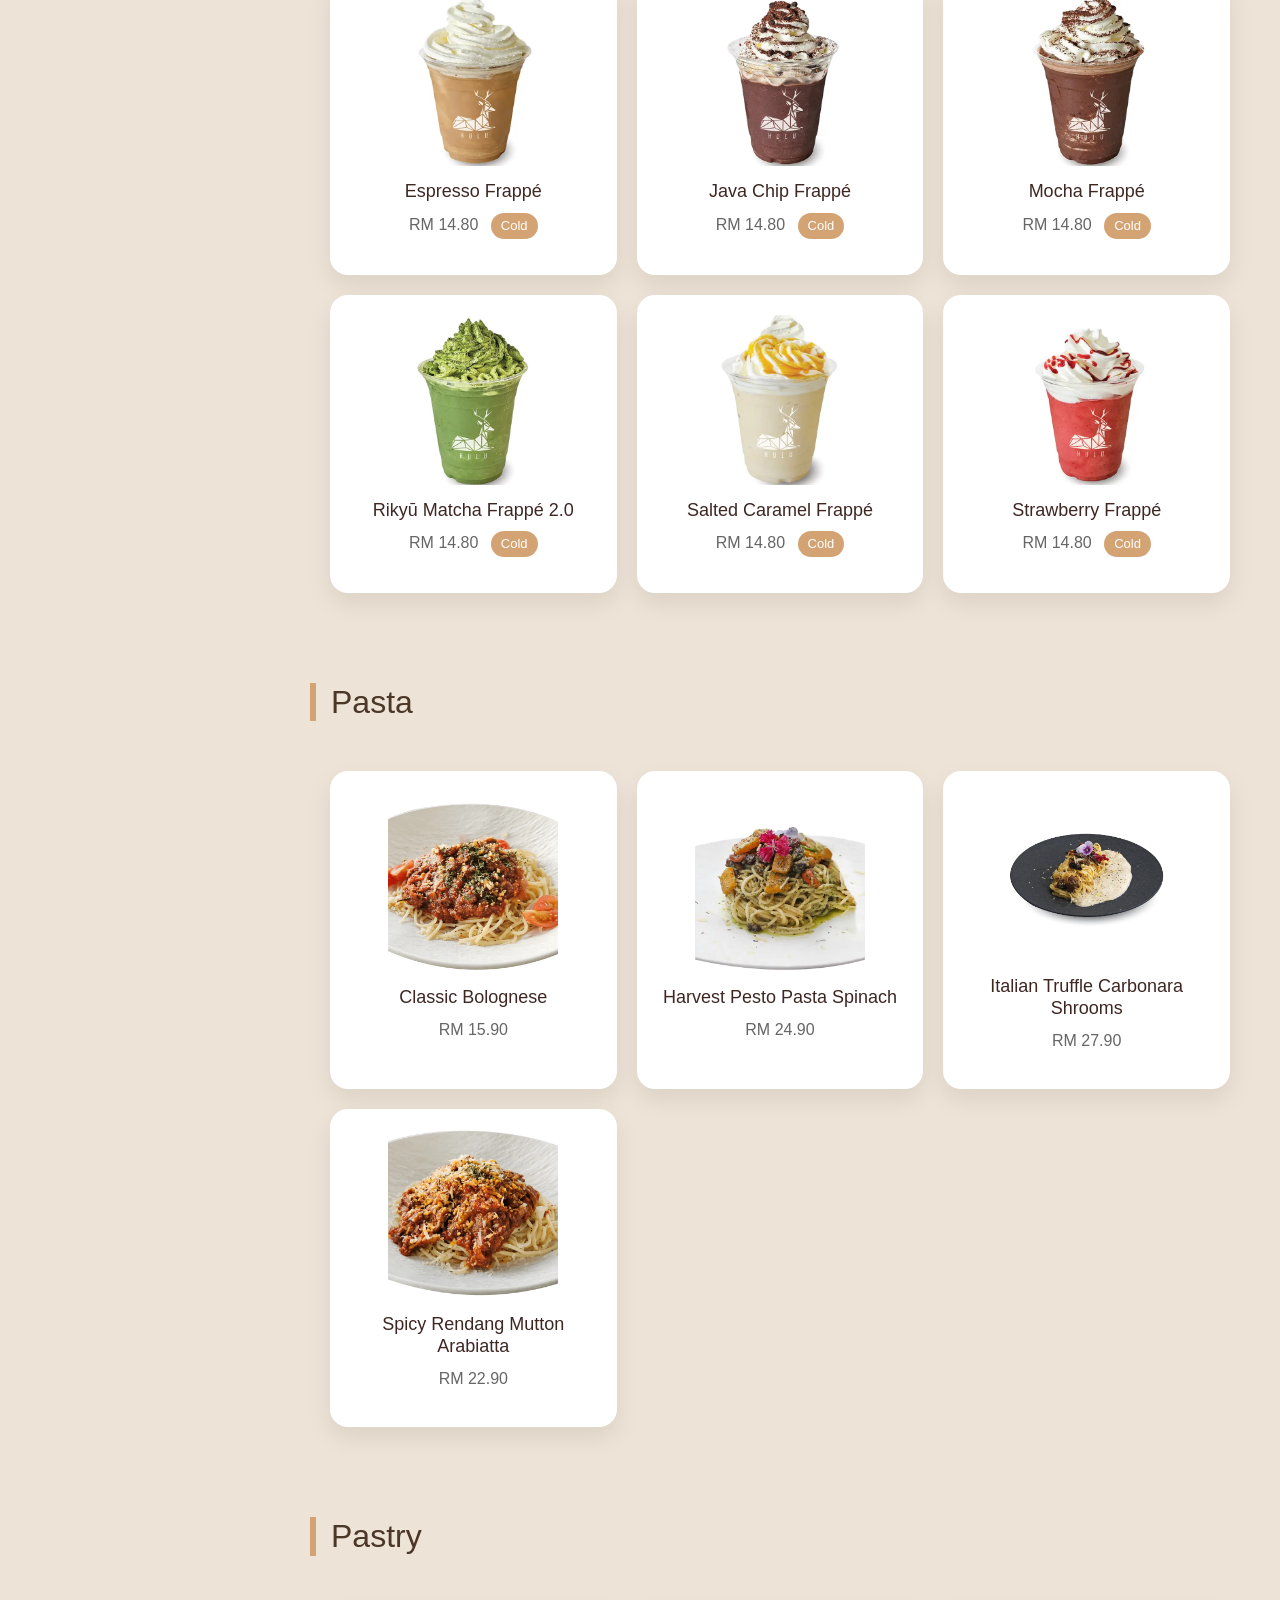
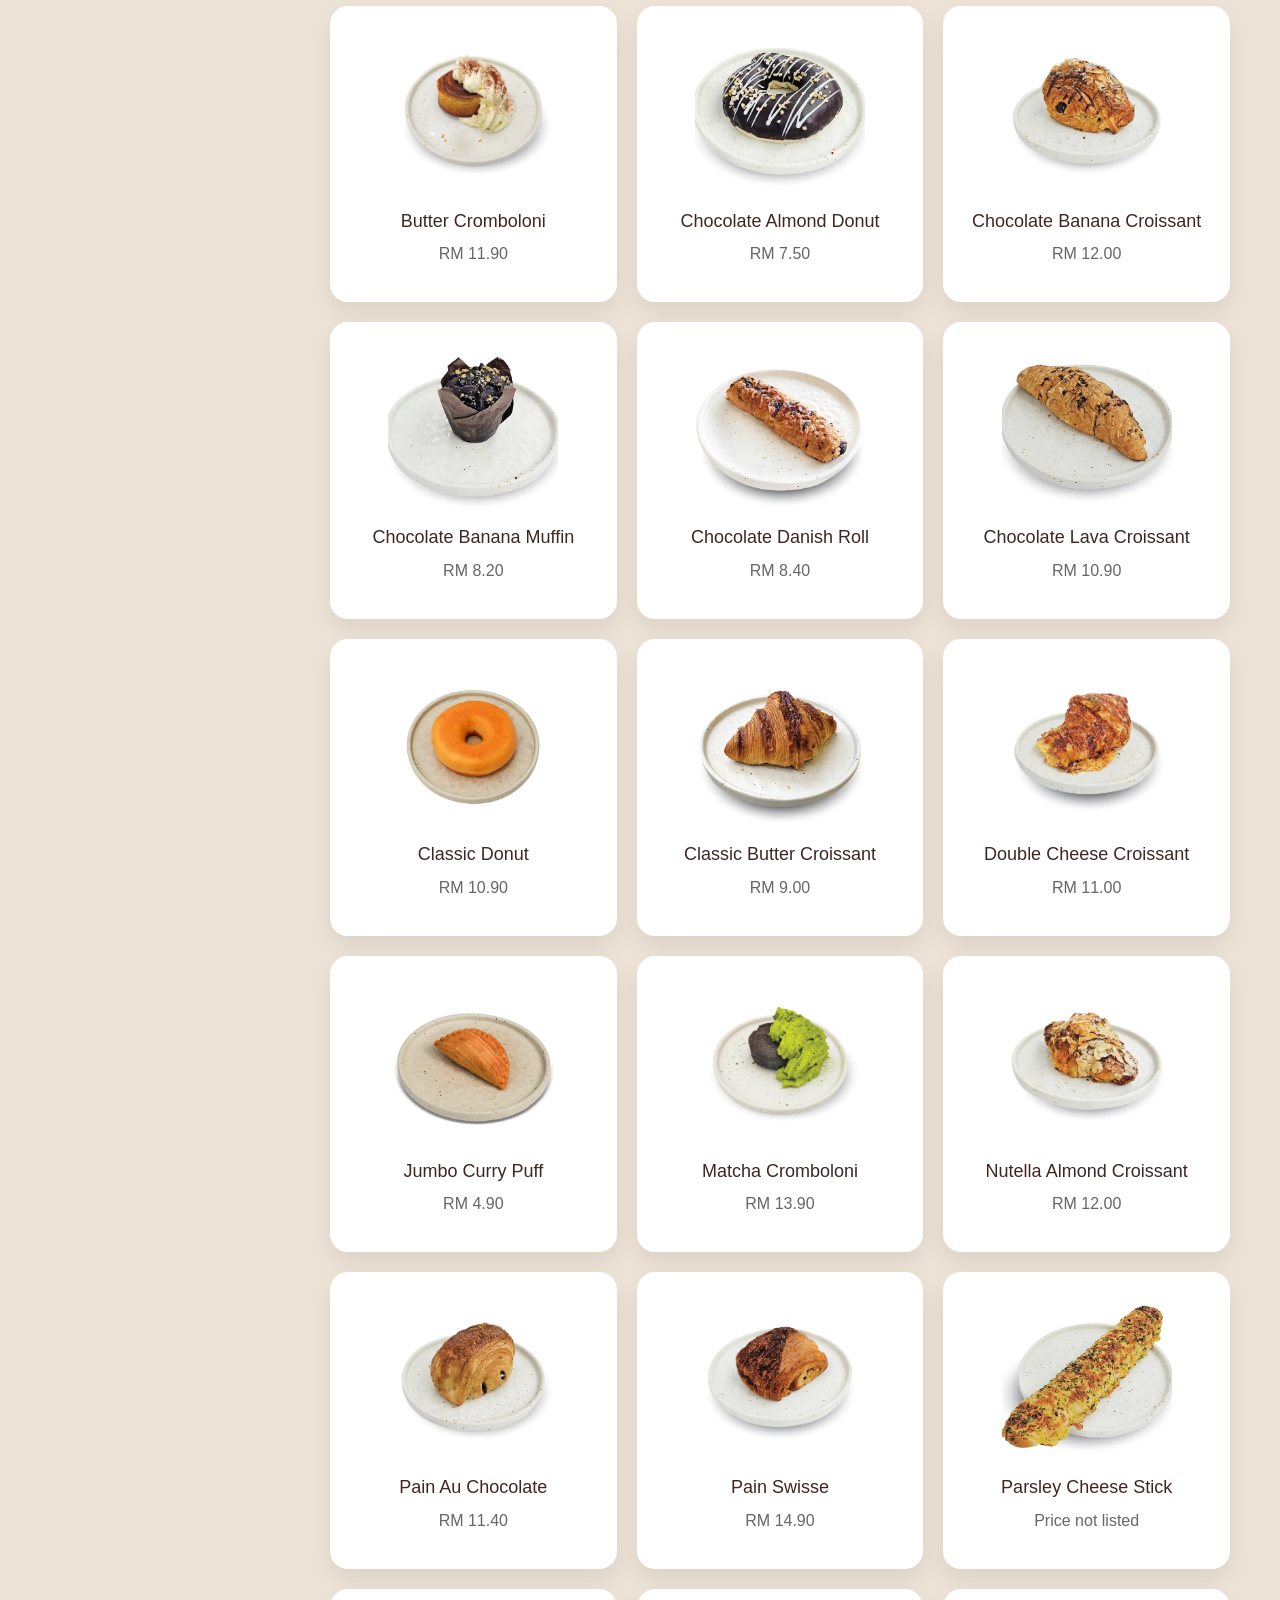
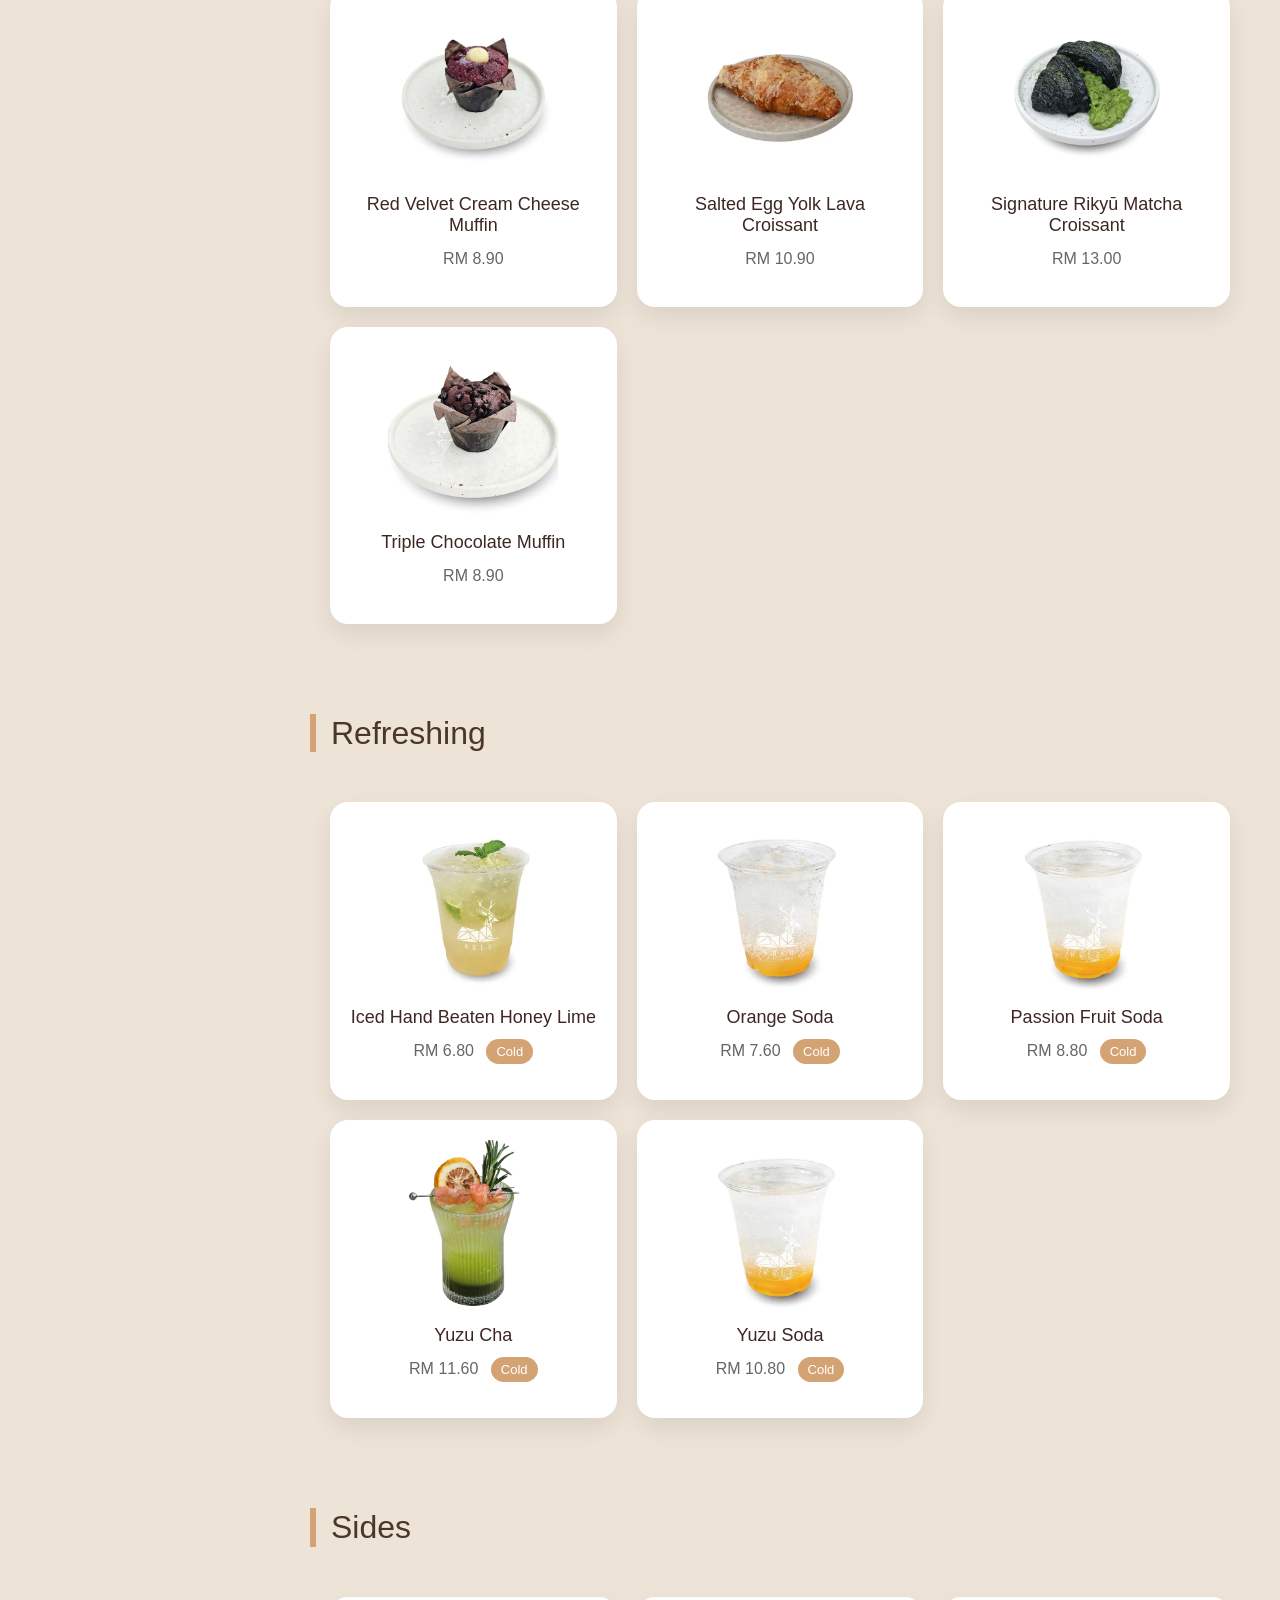
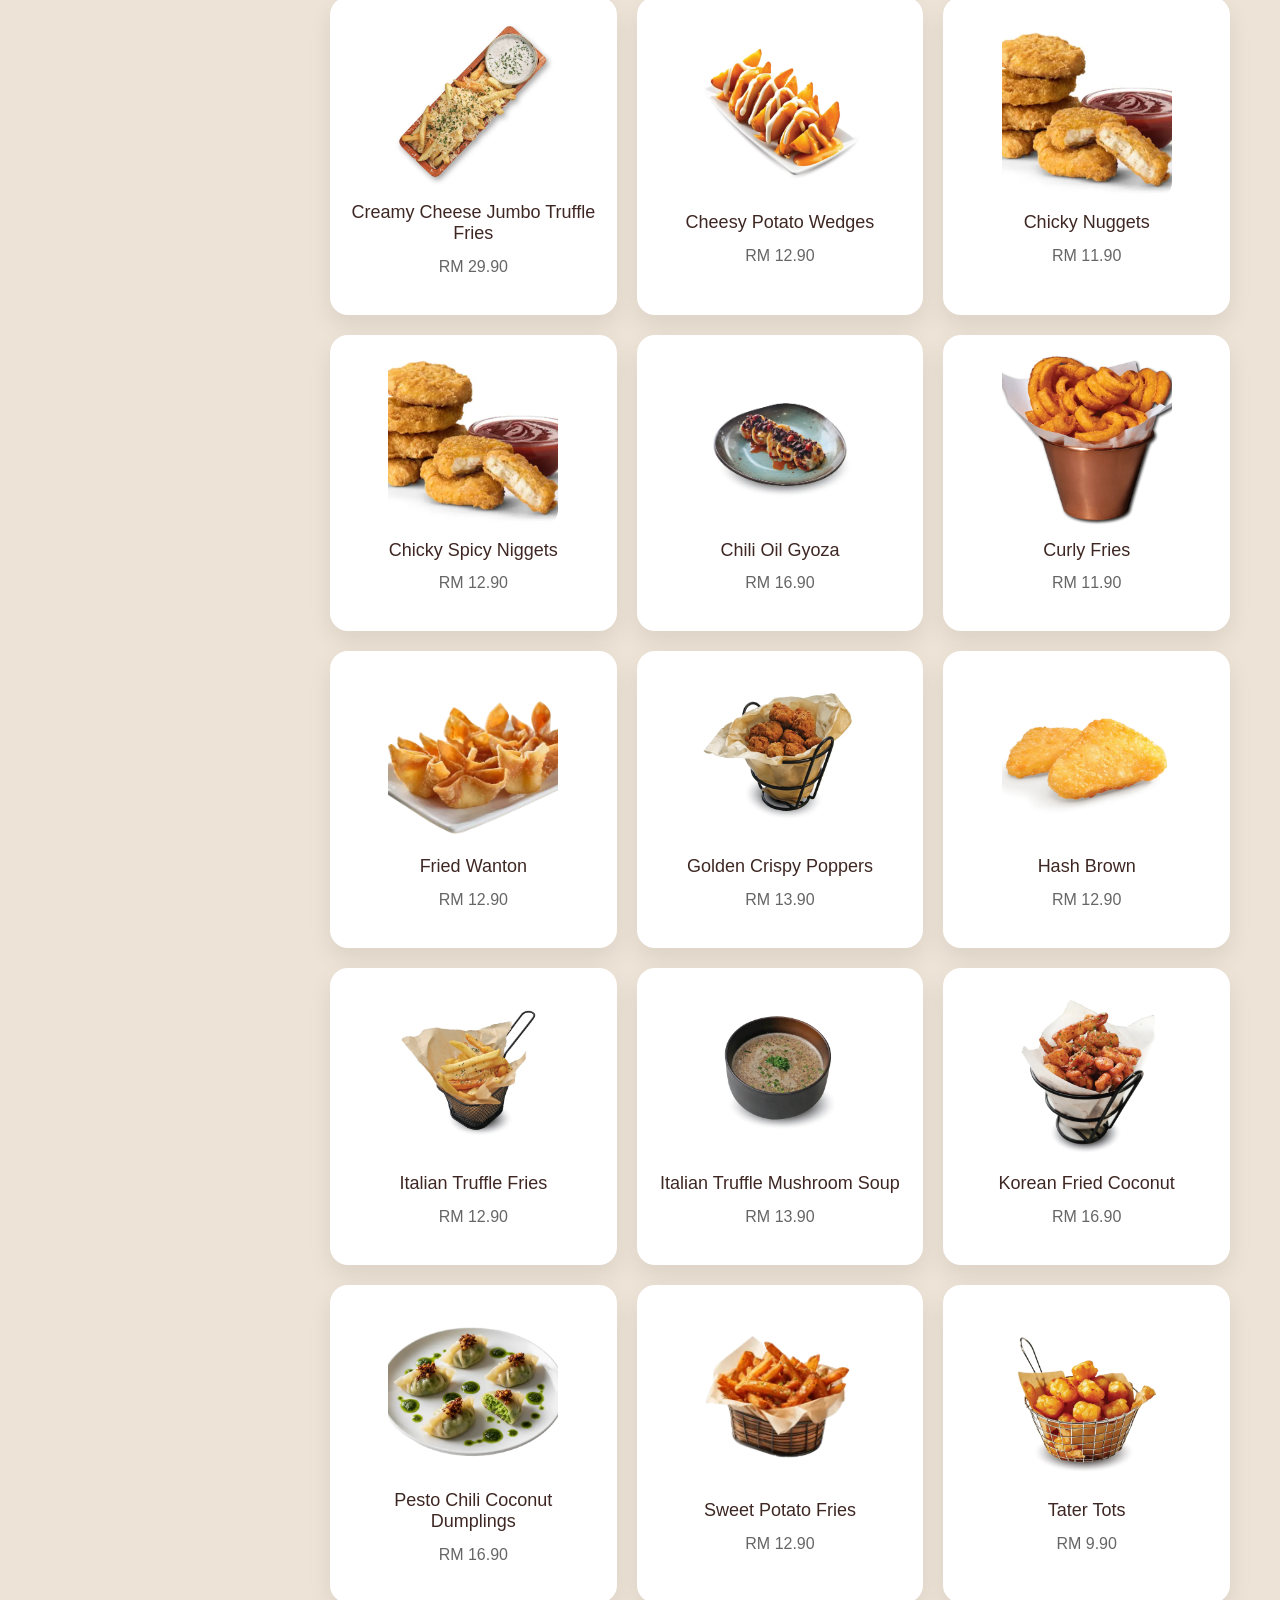
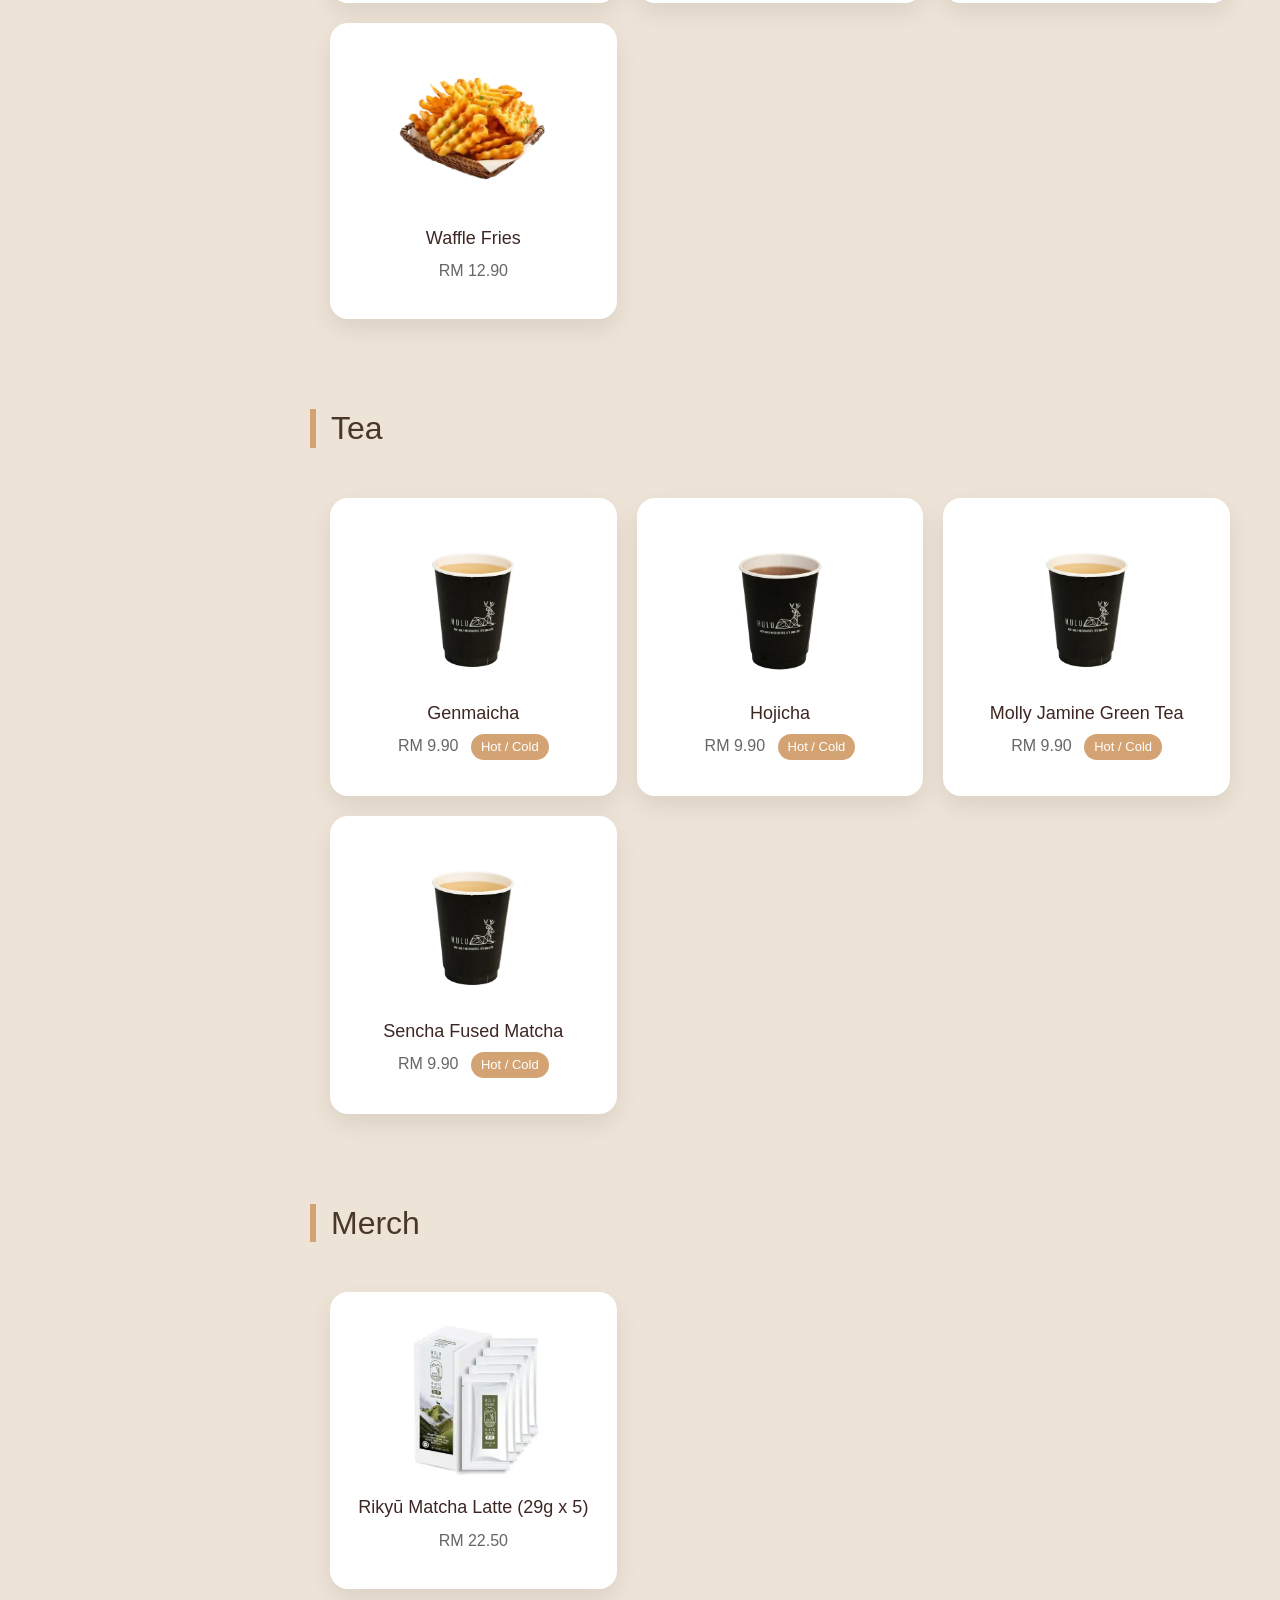
<file: menu.html>
<!DOCTYPE html>
<html lang="en">

<head>
    <meta charset="UTF-8">
    <meta name="viewport" content="width=device-width, initial-scale=1.0">
    <title>Menu | Hulu Cafe</title>
    <!-- nanti letak logo dekat website tab -->
    <link rel="icon" href="images/hulu-logo.webp" type="image/x-icon">

    <!-- Bootstrap CSS -->
    <!-- KALAU JUMPA ANOTHER BOOTSTRAP CAN REPLACE -->
    <link href="https://cdn.jsdelivr.net/npm/bootstrap@5.3.7/dist/css/bootstrap.min.css" rel="stylesheet">
    <link rel="stylesheet" href="https://cdn.jsdelivr.net/npm/bootstrap-icons@1.11.3/font/bootstrap-icons.min.css">

    <!-- NANTI CREATE EXTERNAL CSS FILE -->
     <link rel="stylesheet" href="css/menu.css">
</head>

<body>

    <!-- Nav Bar -->
    <header>
        <nav class="navbar navbar-expand-lg">
            <div class="container">

                <!-- Logo Hulu -->
                <a class="navbar-brand" href="index.html">
                    <img src="images/hulu-logo.webp" alt="Hulu Cafe Logo" width="150">
                </a>

                <!-- Burger button on the right -->
                <button class="navbar-toggler ms-auto" type="button"
                    data-bs-toggle="collapse"
                    data-bs-target="#navbarMenu"
                    aria-controls="navbarMenu"
                    aria-expanded="false"
                    aria-label="Toggle navigation">

                    <span class="navbar-toggler-icon"></span>
                </button>


                <div class="collapse navbar-collapse" id="navbarMenu">

                    <ul class="navbar-nav mx-auto">

                        <li class="nav-item">
                            <a class="nav-link" href="index.html">Home</a>
                        </li>

                        <li class="nav-item">
                            <a class="nav-link active" href="menu.html">Menu</a>
                        </li>

                        <li class="nav-item">
                            <a class="nav-link" href="reservation.html">Booking</a>
                        </li>

                        <li class="nav-item">
                            <a class="nav-link" href="about.html">About Us</a>
                        </li>

                        <li class="nav-item">
                            <a class="nav-link" href="gallery.html">Gallery</a>
                        </li>

                        <li class="nav-item">
                            <a class="nav-link" href="feedback.html">Feedback</a>
                        </li>

                    </ul>

                </div>
            </div>
        </nav>
    </header>

    <!-- Menu Page Content -->
    <main id="menu-page">

        <!-- Menu Layout -->
        <section id="menu-layout">

            <!-- Side Navigation for Menu Categories -->
            <aside id="menu-category">
                <h2>Categories</h2>

                <nav>
                    <ul>
                        <li><a href="#matcha">Matcha</a></li>
                        <li><a href="#artisanal-coffee">Artisanal Coffee</a></li>
                        <li><a href="#booster-energizer">Booster Energizer</a></li>
                        <li><a href="#brunch">Brunch</a></li>
                        <li><a href="#cha-latte">Cha Latte</a></li>
                        <li><a href="#chocolate">Chocolate</a></li>
                        <li><a href="#dessert">Dessert</a></li>
                        <li><a href="#frappe">Frappe</a></li>
                        <li><a href="#pasta">Pasta</a></li>
                        <li><a href="#pastry">Pastry</a></li>
                        <li><a href="#refreshing">Refreshing</a></li>
                        <li><a href="#sides">Sides</a></li>
                        <li><a href="#tea">Tea</a></li>
                        <li><a href="#merch">Merch</a></li>
                    </ul>
                </nav>
            </aside>

            <!-- Main Menu Area -->
            <section id="menu-content">

                <!-- Search Box -->
                <section id="menu-search">
                    <label for="searchMenu">Search Menu:</label>
                    <input type="search" id="searchMenu" name="searchMenu" placeholder="Search menu item...">
                </section>
                <div id="searchResult"></div>  

                <!-- NANTI ADD HOT/COLD ICONS DEKAT AIR. REFER DEKAT EXCEL-->
                <!-- Matcha -->
                <section id="matcha" class="menu-section">
                    <h2>Matcha</h2>

                    <table class="menu-table">
                        <tr>
                            <td>
                                <img src="images/Beverages/buri-blueberry-matcha-misu-2.0.webp" alt="Buri Blueberry Matcha Misu 2.0" width="120">
                                <h3>Buri Blueberry Matcha Misu 2.0</h3>
                                <p>RM 15.80 <span>Cold</span></p>
                            </td>

                            <td>
                                <img src="images/Beverages/coconut-matcha-latte.webp" alt="Coconut Matcha Latte" width="120">
                                <h3>Coconut Matcha Latte</h3>
                                <p>RM 13.80 <span>Cold</span></p>
                            </td>

                            <td>
                                <img src="images/Beverages/coconut-matcha-latte-float.webp" alt="Coconut Matcha Latte Float" width="120">
                                <h3>Coconut Matcha Latte Float</h3>
                                <p>RM 16.80 <span>Cold</span></p>
                            </td>
                        </tr>

                        <tr>
                            <td>
                                <img src="images/Beverages/fluff-matcha-coconut-water.webp" alt="Fluff Matcha Coconut Water" width="120">
                                <h3>Fluff Matcha Coconut Water</h3>
                                <p>RM 12.80 <span>Cold</span></p>
                            </td>

                            <td>
                                <img src="images/Beverages/ichigo-rikyu-matcha-misu-2.0.webp" alt="Ichigo Rikyū Matcha Misu 2.0" width="120">
                                <h3>Ichigo Rikyū Matcha Misu 2.0</h3>
                                <p>RM 15.80 <span>Cold</span></p>
                            </td>

                            <td>
                                <img src="images/Beverages/matcha-coconut-latte-2.0.webp" alt="Matcha Coconut Latte 2.0" width="120">
                                <h3>Matcha Coconut Latte 2.0</h3>
                                <p>RM 13.80 <span>Cold</span></p>
                            </td>
                        </tr>

                        <tr>
                            <td>
                                <img src="images/Beverages/rikyu-matcha-latte-2.0.webp" alt="Rikyū Matcha Latte Misu 2.0" width="120">
                                <h3>Rikyū Matcha Latte Misu 2.0</h3>
                                <p>RM 14.80 <span>Cold</span></p>
                            </td>

                            <td>
                                <img src="images/Beverages/rikyu-matcho-2.0.webp" alt="Rikyū Matcho 2.0" width="120">
                                <h3>Rikyū Matcho 2.0</h3>
                                <p>RM 14.80 <span>Cold</span></p>
                            </td>

                            <td>
                                <img src="images/Beverages/rikyu-matcho-float-2.0.webp" alt="Rikyū Matcho Float 2.0" width="120">
                                <h3>Rikyū Matcho Float 2.0</h3>
                                <p>RM 16.80 <span>Cold</span></p>
                            </td>
                        </tr>
                    </table>
                </section>

                <!-- Artisanal Coffee -->
                <section id="artisanal-coffee" class="menu-section">
                    <h2>Artisanal Coffee</h2>

                    <table class="menu-table">
                        <tr>
                            <td>
                                <img src="images/Artisanal Coffee/americano.webp" alt="Americano" width="120">
                                <h3>Americano</h3>
                                <p>RM 7.80 <span>Hot / Cold</span></p>
                            </td>

                            <td>
                                <img src="images/Artisanal Coffee/buttercreme.webp" alt="Buttercreme" width="120">
                                <h3>Buttercreme</h3>
                                <p>RM 11.80 <span>Cold</span></p>
                            </td>

                            <td>
                                <img src="images/Artisanal Coffee/cappucino.webp" alt="Cappucino" width="120">
                                <h3>Cappucino</h3>
                                <p>RM 9.70 <span>Hot / Cold</span></p>
                            </td>
                        </tr>

                        <tr>
                            <td>
                                <img src="images/Artisanal Coffee/caramel-macchiato.webp" alt="Caramel-Machhiato" width="120">
                                <h3>Caramel-Machhiato</h3>
                                <p>RM 11.70 <span>Hot / Cold</span></p>
                            </td>

                            <td>
                                <img src="images/Artisanal Coffee/coconut-latte.webp" alt="Coconut-Latte" width="120">
                                <h3>Coconut-Latte</h3>
                                <p>RM 11.80 <span>Hot / Cold</span></p>
                            </td>

                            <td>
                                <img src="images/Artisanal Coffee/creamy-latte.webp" alt="Creamy-Latte" width="120">
                                <h3>Creamy-Latte</h3>
                                <p>RM 9.70 <span>Hot / Cold</span></p>
                            </td>
                        </tr>

                        <tr>
                            <td>
                                <img src="images/Artisanal Coffee/dirty-latte.webp" alt="Dirty-Latte" width="120">
                                <h3>Dirty-Latte</h3>
                                <p>RM 12.80 <span>Hot / Cold</span></p>
                            </td>

                            <td>
                                <img src="images/Artisanal Coffee/espresso.webp" alt="Espresso" width="120">
                                <h3>Espresso</h3>
                                <p>RM 5.80 <span>Hot</span></p>
                            </td>

                            <td>
                                <img src="images/Artisanal Coffee/espresso-fluff-coconut-water.webp" alt="Espresso Fluff Coconut Water" width="120">
                                <h3>Espresso Fluff Coconut Water</h3>
                                <p>RM 9.80 <span>Cold</span></p>
                            </td>
                        </tr>

                        <tr>
                            <td>
                                <img src="images/Artisanal Coffee/flat-white.webp" alt="Flat-White" width="120">
                                <h3>Flat-White</h3>
                                <p>RM 9.70 <span>Hot / Cold</span></p>
                            </td>

                            <td>
                                <img src="images/Artisanal Coffee/hazelnut-latte-misu.webp" alt="Hazelnut Latte Misu" width="120">
                                <h3>Hazelnut Latte Misu</h3>
                                <p>RM 12.80 <span>Hot / Cold</span></p>
                            </td>

                            <td>
                                <img src="images/Artisanal Coffee/latte.webp" alt="Latte" width="120">
                                <h3>Latte</h3>
                                <p>RM 9.70 <span>Hot / Cold</span></p>
                            </td>
                        </tr>

                        <tr>
                            <td>
                                <img src="images/Artisanal Coffee/mocha.webp" alt="Mocha" width="120">
                                <h3>Mocha</h3>
                                <p>RM 12.80 <span>Hot / Cold</span></p>
                            </td>

                            <td>
                                <img src="images/Artisanal Coffee/passion-americano-shakespeare.webp" alt="Passion Americano Shakesphere" width="120">
                                <h3>Passion Americano Shakesphere</h3>
                                <p>RM 10.70 <span>Cold</span></p>
                            </td>

                            <td>
                                <img src="images/Artisanal Coffee/sea-salt-cream-cheese-latte.webp" alt="Sea Salt Cream Cheese Latte" width="120">
                                <h3>Sea Salt Cream Cheese Latte</h3>
                                <p>RM 12.80 <span>Cold</span></p>
                            </td>
                        </tr>

                        <tr>
                            <td>
                                <img src="images/Artisanal Coffee/spanish-latte-misu.webp" alt="Spanish Latte Misu" width="120">
                                <h3>Spanish Latte Misu</h3>
                                <p>RM 12.80 <span>Hot / Cold</span></p>
                            </td>

                            <td>
                                <img src="images/Artisanal Coffee/vanilla-latte.webp" alt="Vanilla Latte" width="120">
                                <h3>Vanilla Latte</h3>
                                <p>RM 11.80 <span>Hot / Cold</span></p>
                            </td>

                        </tr>
                    </table>
                </section>

                <!-- Booster Energizer -->
                <section id="booster-energizer" class="menu-section">
                    <h2>Booster Energizer</h2>

                    <table class="menu-table">
                        <tr>
                            <td>
                                <img src="images/Booster Enegizer/iced-tongkat-ali-chocolate.webp" alt="Iced Tongkat Ali Chocolate" width="120">
                                <h3>Iced Tongkat Ali Chocolate</h3>
                                <p>RM 12.80 <span>Cold</span></p>
                            </td>

                            <td>
                                <img src="images/Booster Enegizer/iced-tongkat-ali-latte.webp" alt="Iced Tongkat Ali Latte" width="120">
                                <h3>Iced Tongkat Ali Latte</h3>
                                <p>RM 12.80 <span>Cold</span></p>
                            </td>

                            <td>
                                <img src="images/Booster Enegizer/when-east-meets-west.webp" alt="When East Meets West" width="120">
                                <h3>When East Meets West</h3>
                                <p>RM 14.80 <span>Cold</span></p>
                            </td>
                        </tr>

                        <tr>
                            <td>
                                <img src="images/Booster Enegizer/when-matcha-meets-coffee.webp" alt="When Matcha Meets Coffee" width="120">
                                <h3>When Matcha Meets Coffee</h3>
                                <p>RM 14.80 <span>Cold</span></p>
                            </td>

                        </tr>
                    </table>
                </section>

                <!-- Brunch -->
                <section id="brunch" class="menu-section">
                    <h2>Brunch</h2>

                    <table class="menu-table">
                        <tr>
                            <td>
                                <img src="images/Brunch/egg-benedict-sourdough.webp" alt="Egg Benedict Sourdough" width="120">
                                <h3>Egg Benedict Sourdough</h3>
                                <p>RM 22.90</p>
                            </td>

                            <td>
                                <img src="images/Brunch/eggscellent-avocado.webp" alt="Eggscellent Avocado" width="120">
                                <h3>Eggscellent Avocado</h3>
                                <p>RM 24.90</p>
                            </td>

                            <td>
                                <img src="images/Brunch/grilled-trio-cheese-sandwich.webp" alt="Grilled Trio Cheese Sandwich" width="120">
                                <h3>Grilled Trio Cheese Sandwich</h3>
                                <p>RM 13.90</p>
                            </td>
                        </tr>

                        <tr>
                            <td>
                                <img src="images/Brunch/mala-indomie-telur-ramen.webp" alt="Mala Indomie + Telur Ramen" width="120">
                                <h3>Mala Indomie + Telur Ramen</h3>
                                <p>RM 9.90</p>
                            </td>

                            <td>
                                <img src="images/Brunch/mala-laksa-maggi-telur-ramen.webp" alt="Mala Laksa Maggi + Telur Ramen" width="120">
                                <h3>Mala Laksa Maggi + Telur Ramen</h3>
                                <p>RM 10.90</p>
                            </td>

                            <td>
                                <img src="images/Brunch/mala-laksa-mee-tarik-telur-ramen.webp" alt="Mala Laksa Mee Tarik + Telur Ramen" width="120">
                                <h3>Mala Laksa Mee Tarik + Telur Ramen</h3>
                                <p>RM 10.90</p>
                            </td>
                        </tr>

                        <tr>
                            <td>
                                <img src="images/Brunch/omu-pandan-nasi-lemak-rice.webp" alt="Omu Pandan Nasi Lemak Rice" width="120">
                                <h3>Omu Pandan Nasi Lemak Rice</h3>
                                <p>RM 17.90</p>
                            </td>
                        </tr>
                    </table>
                </section>

                <!-- Cha Latte -->
                <section id="cha-latte" class="menu-section">
                    <h2>Cha Latte</h2>

                    <table class="menu-table">
                        <tr>
                            <td>
                                <img src="images/Cha Latte/genmaicha-latte.webp" alt="Genmaicha Latte" width="120">
                                <h3>Genmaicha Latte</h3>
                                <p>RM 12.80 <span>Hot / Cold</span></p>
                            </td>

                            <td>
                                <img src="images/Cha Latte/houjicha-latte.webp" alt="Houjicha Latte" width="120">
                                <h3>Houjicha Latte</h3>
                                <p>RM 12.80 <span>Hot / Cold</span></p>
                            </td>

                            <td>
                                <img src="images/Cha Latte/houjicha-fluff-coconut-water.webp" alt="Houjicha Fluff Coconut Water" width="120">
                                <h3>Houjicha Fluff Coconut Water</h3>
                                <p>RM 11.80 <span>Cold</span></p>
                            </td>
                        </tr>
                    </table>
                </section>

                <!-- Chocolate -->
                <section id="chocolate" class="menu-section">
                    <h2>Chocolate</h2>

                    <table class="menu-table">
                        <tr>
                            <td>
                                <img src="images/Choco/chocolate.webp" alt="Chocolate" width="120">
                                <h3>Chocolate</h3>
                                <p>RM 12.60 <span>Hot / Cold</span></p>
                            </td>

                            <td>
                                <img src="images/Choco/salted-caramel-chocolate.webp" alt="Salted Caramel Chocolate" width="120">
                                <h3>Salted Caramel Chocolate</h3>
                                <p>RM 12.80 <span>Hot / Cold</span></p>
                            </td>

                            <td>
                                <img src="images/Choco/vanilla-chocolate.webp" alt="Vanilla Chocolate" width="120">
                                <h3>Vanilla Chocolate</h3>
                                <p>RM 12.80 <span>Hot / Cold</span></p>
                            </td>
                        </tr>
                    </table>
                </section>

                <!-- Dessert -->
                <section id="dessert" class="menu-section">
                    <h2>Dessert</h2>

                    <table class="menu-table">
                        <tr>
                            <td>
                                <img src="images/Dessert/matcha-chocolate-brownie-with-coconut-ice-cream.webp" alt="Matcha Chocolate Brownie with Coconut Ice Cream" width="120">
                                <h3>Matcha Chocolate Brownie with Coconut Ice Cream</h3>
                                <p>RM 17.80</p>
                            </td>

                            <td>
                                <img src="images/Dessert/classic-tiramisu.webp" alt="Classic Tiramisu" width="120">
                                <h3>Classic Tiramisu</h3>
                                <p>RM 37.00</p>
                            </td>

                            <td>
                                <img src="images/Dessert/rikyu-matcha-tiramisu.webp" alt="Rikyū Matcha Tiramisu" width="120">
                                <h3>Rikyū Matcha Tiramisu</h3>
                                <p>RM 38.00</p>
                            </td>
                        </tr>

                        <tr>
                            <td>
                                <img src="images/Dessert/tiramisu-cake.webp" alt="Tiramisu Cake" width="120">
                                <h3>Tiramisu Cake</h3>
                                <p>RM 15.90</p>
                            </td>

                            <td>
                                <img src="images/Dessert/oreo-chessecake.webp" alt="Oreo Cheesecake" width="120">
                                <h3>Oreo Cheesecake</h3>
                                <p>RM 15.90</p>
                            </td>

                            <td>
                                <img src="images/Dessert/starwbarry-shortcake.webp" alt="Strawberry Shortcake" width="120">
                                <h3>Strawberry Shortcake</h3>
                                <p>RM 15.90</p>
                            </td>
                        </tr>

                        <tr>
                            <td>
                                <img src="images/Dessert/passion-mango.webp" alt="Passion Mango" width="120">
                                <h3>Passion Mango</h3>
                                <p>RM 14.90</p>
                            </td>

                            <td>
                                <img src="images/Dessert/red-velvet-cake.webp" alt="Red Velvet Cake" width="120">
                                <h3>Red Velvet Cake</h3>
                                <p>RM 15.90</p>
                            </td>

                            <td>
                                <img src="images/Dessert/lotus-biscoff-cheesecake.webp" alt="Lotus Biscoff Cheesecake" width="120">
                                <h3>Lotus Biscoff Cheesecake</h3>
                                <p>RM 15.90</p>
                            </td>
                        </tr>

                        <tr>
                            <td>
                                <img src="images/Dessert/pistachio-praline.webp" alt="Pistachio Praline" width="120">
                                <h3>Pistachio Praline</h3>
                                <p>RM 15.90</p>
                            </td>
                        </tr>
                    </table>
                </section>

                <!-- Frappe -->
                <section id="frappe" class="menu-section">
                    <h2>Frappe</h2>

                    <table class="menu-table">
                        <tr>
                            <td>
                                <img src="images/Frappe/espresso-frappe.webp" alt="Espresso Frappé" width="120">
                                <h3>Espresso Frappé</h3>
                                <p>RM 14.80 <span>Cold</span></p>
                            </td>

                            <td>
                                <img src="images/Frappe/java-chip-frappe.webp" alt="Java Chip Frappé" width="120">
                                <h3>Java Chip Frappé</h3>
                                <p>RM 14.80 <span>Cold</span></p>
                            </td>

                            <td>
                                <img src="images/Frappe/mocha-frappe.webp" alt="Mocha Frappé" width="120">
                                <h3>Mocha Frappé</h3>
                                <p>RM 14.80 <span>Cold</span></p>
                            </td>
                        </tr>

                        <tr>
                            <td>
                                <img src="images/Frappe/rikyu-matcha-frappe 2.0.webp" alt="Rikyū Matcha Frappé 2.0" width="120">
                                <h3>Rikyū Matcha Frappé 2.0</h3>
                                <p>RM 14.80 <span>Cold</span></p>
                            </td>

                            <td>
                                <img src="images/Frappe/salted-caramel-frappe.webp" alt="Salted Caramel Frappé" width="120">
                                <h3>Salted Caramel Frappé</h3>
                                <p>RM 14.80 <span>Cold</span></p>
                            </td>

                            <td>
                                <img src="images/Frappe/strawberry-frappe.webp" alt="Strawberry Frappé" width="120">
                                <h3>Strawberry Frappé</h3>
                                <p>RM 14.80 <span>Cold</span></p>
                            </td>
                        </tr>
                    </table>
                </section>

                <!-- Pasta -->
                <section id="pasta" class="menu-section">
                    <h2>Pasta</h2>

                    <table class="menu-table">
                        <tr>
                            <td>
                                <img src="images/Pasta/classic-bolognese.webp" alt="Classic Bolognese" width="120">
                                <h3>Classic Bolognese</h3>
                                <p>RM 15.90</p>
                            </td>

                            <td>
                                <img src="images/Pasta/harvest-pesto-pasta-spinach.webp" alt="Harvest Pesto Pasta Spinach" width="120">
                                <h3>Harvest Pesto Pasta Spinach</h3>
                                <p>RM 24.90</p>
                            </td>

                            <td>
                                <img src="images/Pasta/italian-truffle-carbonara-shrooms.webp" alt="Italian Truffle Carbonara Shrooms" width="120">
                                <h3>Italian Truffle Carbonara Shrooms</h3>
                                <p>RM 27.90</p>
                            </td>
                        </tr>

                        <tr>
                            <td>
                                <img src="images/Pasta/spicy-rendang-mutton-arabiatta.webp" alt="Spicy Rendang Mutton Arabiatta" width="120">
                                <h3>Spicy Rendang Mutton Arabiatta</h3>
                                <p>RM 22.90</p>
                            </td>
                        </tr>
                    </table>
                </section>

                <!-- Pastry -->
                <section id="pastry" class="menu-section">
                    <h2>Pastry</h2>

                    <table class="menu-table">
                        <tr>
                            <td>
                                <img src="images/Pastry/butter-cromboloni.webp" alt="Butter Cromboloni" width="120">
                                <h3>Butter Cromboloni</h3>
                                <p>RM 11.90</p>
                            </td>

                            <td>
                                <img src="images/Pastry/chocolate-almond-donut.webp" alt="Chocolate Almond Donut" width="120">
                                <h3>Chocolate Almond Donut</h3>
                                <p>RM 7.50</p>
                            </td>

                            <td>
                                <img src="images/Pastry/chocolate-banana-croissant.webp" alt="Chocolate Banana Croissant" width="120">
                                <h3>Chocolate Banana Croissant</h3>
                                <p>RM 12.00</p>
                            </td>
                        </tr>

                        <tr>
                            <td>
                                <img src="images/Pastry/chocolate-banana-muffin.webp" alt="Chocolate Banana Muffin" width="120">
                                <h3>Chocolate Banana Muffin</h3>
                                <p>RM 8.20</p>
                            </td>

                            <td>
                                <img src="images/Pastry/chocolate-danish-roll.webp" alt="Chocolate Danish Roll" width="120">
                                <h3>Chocolate Danish Roll</h3>
                                <p>RM 8.40</p>
                            </td>

                            <td>
                                <img src="images/Pastry/chocolate-lava-croissant.webp" alt="Chocolate Lava Croissant" width="120">
                                <h3>Chocolate Lava Croissant</h3>
                                <p>RM 10.90</p>
                            </td>
                        </tr>

                        <tr>
                            <td>
                                <img src="images/Pastry/classic-donut.webp" alt="Classic Donut" width="120">
                                <h3>Classic Donut</h3>
                                <p>RM 10.90</p>
                            </td>

                            <td>
                                <img src="images/Pastry/classis-butter-croissant.webp" alt="Classic Butter Croissant" width="120">
                                <h3>Classic Butter Croissant</h3>
                                <p>RM 9.00</p>
                            </td>

                            <td>
                                <img src="images/Pastry/double-cheese-croissant.webp" alt="Double Cheese Croissant" width="120">
                                <h3>Double Cheese Croissant</h3>
                                <p>RM 11.00</p>
                            </td>
                        </tr>

                        <tr>
                            <td>
                                <img src="images/Pastry/jumbo-curry-puff.webp" alt="Jumbo Curry Puff" width="120">
                                <h3>Jumbo Curry Puff</h3>
                                <p>RM 4.90</p>
                            </td>

                            <td>
                                <img src="images/Pastry/matcha-cromboloni.webp" alt="Matcha Cromboloni" width="120">
                                <h3>Matcha Cromboloni</h3>
                                <p>RM 13.90</p>
                            </td>

                            <td>
                                <img src="images/Pastry/nutella-almond-croissant.webp" alt="Nutella Almond Croissant" width="120">
                                <h3>Nutella Almond Croissant</h3>
                                <p>RM 12.00</p>
                            </td>
                        </tr>

                        <tr>
                            <td>
                                <img src="images/Pastry/pain-a-chocolate.webp" alt="Pain Au Chocolate" width="120">
                                <h3>Pain Au Chocolate</h3>
                                <p>RM 11.40</p>
                            </td>

                            <td>
                                <img src="images/Pastry/pain-swisse.webp" alt="Pain Swisse" width="120">
                                <h3>Pain Swisse</h3>
                                <p>RM 14.90</p>
                            </td>

                            <td>
                                <img src="images/Pastry/parsley-cheese-stick.webp" alt="Parsley Cheese Stick" width="120">
                                <h3>Parsley Cheese Stick</h3>
                                <p>Price not listed</p>
                            </td>
                        </tr>

                        <tr>
                            <td>
                                <img src="images/Pastry/red-velvet-cream-cheese-muffin.webp" alt="Red Velvet Cream Cheese Muffin" width="120">
                                <h3>Red Velvet Cream Cheese Muffin</h3>
                                <p>RM 8.90</p>
                            </td>

                            <td>
                                <img src="images/Pastry/salted-egg-yolk-lava-croissant.webp" alt="Salted Egg Yolk Lava Croissant" width="120">
                                <h3>Salted Egg Yolk Lava Croissant</h3>
                                <p>RM 10.90</p>
                            </td>

                            <td>
                                <img src="images/Pastry/signature-rikyu-matcha-croissant.webp" alt="Signature Rikyū Matcha Croissant" width="120">
                                <h3>Signature Rikyū Matcha Croissant</h3>
                                <p>RM 13.00</p>
                            </td>
                        </tr>

                        <tr>
                            <td>
                                <img src="images/Pastry/triple-chocolate-muffin.webp" alt="Triple Chocolate Muffin" width="120">
                                <h3>Triple Chocolate Muffin</h3>
                                <p>RM 8.90</p>
                            </td>
                        </tr>
                    </table>
                </section>

                <!-- Refreshing -->
                <section id="refreshing" class="menu-section">
                    <h2>Refreshing</h2>

                    <table class="menu-table">
                        <tr>
                            <td>
                                <img src="images/Refreshing/iced-hand-beaten-honey-lime.webp" alt="Iced Hand Beaten Honey Lime" width="120">
                                <h3>Iced Hand Beaten Honey Lime</h3>
                                <p>RM 6.80 <span>Cold</span></p>
                            </td>

                            <td>
                                <img src="images/Refreshing/orange-soda.webp" alt="Orange Soda" width="120">
                                <h3>Orange Soda</h3>
                                <p>RM 7.60 <span>Cold</span></p>
                            </td>

                            <td>
                                <img src="images/Refreshing/passion-fruit-soda.webp" alt="Passion Fruit Soda" width="120">
                                <h3>Passion Fruit Soda</h3>
                                <p>RM 8.80 <span>Cold</span></p>
                            </td>
                        </tr>

                        <tr>
                            <td>
                                <img src="images/Refreshing/yuzu-cha.webp" alt="Yuzu Cha" width="120">
                                <h3>Yuzu Cha</h3>
                                <p>RM 11.60 <span>Cold</span></p>
                            </td>

                            <td>
                                <img src="images/Refreshing/yuzu-soda.webp" alt="Yuzu Soda" width="120">
                                <h3>Yuzu Soda</h3>
                                <p>RM 10.80 <span>Cold</span></p>
                            </td>

                        </tr>
                    </table>
                </section>

                <!-- Sides -->
                <section id="sides" class="menu-section">
                    <h2>Sides</h2>

                    <table class="menu-table">
                        <tr>
                            <td>
                                <img src="images/Sides/cheese-creamy-jumbo-truffle-fries.webp" alt="Creamy Cheese Jumbo Truffle Fries" width="120">
                                <h3>Creamy Cheese Jumbo Truffle Fries</h3>
                                <p>RM 29.90</p>
                            </td>

                            <td>
                                <img src="images/Sides/cheesy-potato-wedges.webp" alt="Cheesy Potato Wedges" width="120">
                                <h3>Cheesy Potato Wedges</h3>
                                <p>RM 12.90</p>
                            </td>

                            <td>
                                <img src="images/Sides/chicky-nuggets.webp" alt="Chicky Nuggets" width="120">
                                <h3>Chicky Nuggets</h3>
                                <p>RM 11.90</p>
                            </td>
                        </tr>

                        <tr>
                            <td>
                                <img src="images/Sides/chicky-spicy-nuggets.webp" alt="Chicky Spicy Niggets" width="120">
                                <h3>Chicky Spicy Niggets</h3>
                                <p>RM 12.90</p>
                            </td>

                            <td>
                                <img src="images/Sides/chili-oil-gyoza.webp" alt="Chili Oil Gyoza" width="120">
                                <h3>Chili Oil Gyoza</h3>
                                <p>RM 16.90</p>
                            </td>

                            <td>
                                <img src="images/Sides/curly-fries.webp" alt="Curly Fries" width="120">
                                <h3>Curly Fries</h3>
                                <p>RM 11.90</p>
                            </td>
                        </tr>

                        <tr>
                            <td>
                                <img src="images/Sides/fried-wanton.webp" alt="Fried Wanton" width="120">
                                <h3>Fried Wanton</h3>
                                <p>RM 12.90</p>
                            </td>

                            <td>
                                <img src="images/Sides/golden-cripy-poppers.webp" alt="Golden Crispy Poppers" width="120">
                                <h3>Golden Crispy Poppers</h3>
                                <p>RM 13.90</p>
                            </td>

                            <td>
                                <img src="images/Sides/hash-brown.webp" alt="Hash Brown" width="120">
                                <h3>Hash Brown</h3>
                                <p>RM 12.90</p>
                            </td>
                        </tr>

                        <tr>
                            <td>
                                <img src="images/Sides/italian-truffle-fries.webp" alt="Italian Truffle Fries" width="120">
                                <h3>Italian Truffle Fries</h3>
                                <p>RM 12.90</p>
                            </td>

                            <td>
                                <img src="images/Sides/italian-truffle-mishroom-soup.webp" alt="Italian Truffle Mushroom Soup" width="120">
                                <h3>Italian Truffle Mushroom Soup</h3>
                                <p>RM 13.90</p>
                            </td>

                            <td>
                                <img src="images/Sides/korean-fried-coconut.webp" alt="Korean Fried Coconut" width="120">
                                <h3>Korean Fried Coconut</h3>
                                <p>RM 16.90</p>
                            </td>
                        </tr>

                        <tr>
                            <td>
                                <img src="images/Sides/pesto-chili-coconut-dumplings.webp" alt="Pesto Chili Coconut Dumplings" width="120">
                                <h3>Pesto Chili Coconut Dumplings</h3>
                                <p>RM 16.90</p>
                            </td>

                            <td>
                                <img src="images/Sides/sweet-potato-fries.webp" alt="Sweet Potato Fries" width="120">
                                <h3>Sweet Potato Fries</h3>
                                <p>RM 12.90</p>
                            </td>

                            <td>
                                <img src="images/Sides/tater-tots.webp" alt="Tater Tots" width="120">
                                <h3>Tater Tots</h3>
                                <p>RM 9.90</p>
                            </td>
                        </tr>

                        <tr>
                            <td>
                                <img src="images/Sides/waffle-fries.webp" alt="Waffle Fries" width="120">
                                <h3>Waffle Fries</h3>
                                <p>RM 12.90</p>
                            </td>

                        </tr>
                    </table>
                </section>

                <!-- Tea -->
                <section id="tea" class="menu-section">
                    <h2>Tea</h2>

                    <table class="menu-table">
                        <tr>
                            <td>
                                <img src="images/Tea/genmaicha.webp" alt="Genmaicha" width="120">
                                <h3>Genmaicha</h3>
                                <p>RM 9.90 <span>Hot / Cold</span></p>
                            </td>

                            <td>
                                <img src="images/Tea/hojicha.webp" alt="Hojicha" width="120">
                                <h3>Hojicha</h3>
                                <p>RM 9.90 <span>Hot / Cold</span></p>
                            </td>

                            <td>
                                <img src="images/Tea/molly-jasmine-green-tea.webp" alt="Molly Jamine Green Tea" width="120">
                                <h3>Molly Jamine Green Tea</h3>
                                <p>RM 9.90 <span>Hot / Cold</span></p>
                            </td>
                        </tr>

                        <tr>
                            <td>
                                <img src="images/Tea/sencha-fused-matcha.webp" alt="Sencha Fused Matcha" width="120">
                                <h3>Sencha Fused Matcha</h3>
                                <p>RM 9.90 <span>Hot / Cold</span></p>
                            </td>

                        </tr>
                    </table>
                </section>

                <!-- Merch -->
                <section id="merch" class="menu-section">
                    <h2>Merch</h2>

                    <table class="menu-table">
                        <tr>
                            <td>
                                <img src="images/Merch/rikyu-matcha-latte.webp" width="120"
                                    alt="Rikyū Matcha Latte 29g x 5">

                                <h3>Rikyū Matcha Latte (29g x 5)</h3>

                                <p>RM 22.50</p>
                            </td>

                            <td class="empty-menu-box"></td>

                            <td class="empty-menu-box"></td>
                        </tr>
                    </table>
                </section>

            </section>

        </section>

    </main>

    <!-- Social Media -->
    <!-- NANTI TUKAR THE TEXT INTO ICONS -->
    <section id="social-media">

    <div class="container text-center">

        <h2>Follow Us</h2>

        <a href="https://www.instagram.com/hulu.cafe?igsh=eWtpYXlsdXlkNWw0">
            <i class="bi bi-instagram"></i>
        </a>

        <a href="https://www.tiktok.com/@hulucafe?_r=1&_t=ZS-97VaHqR7eXw">
            <i class="bi bi-tiktok"></i>
        </a>

        <a href="https://www.facebook.com/share/1L4NBa9q2Z/">
            <i class="bi bi-facebook"></i>
        </a>

    </div>

</section>
    <!-- Footer -->
    <footer>
        <div class="container text-center">
            <p>
                © 2026 Hulu Cafe. All Rights Reserved.
            </p>
        </div>
    </footer>

    <script src="https://cdn.jsdelivr.net/npm/bootstrap@5.3.7/dist/js/bootstrap.bundle.min.js"></script>
    <script src="js/menu.js"></script>

</body>

</html>
</file>
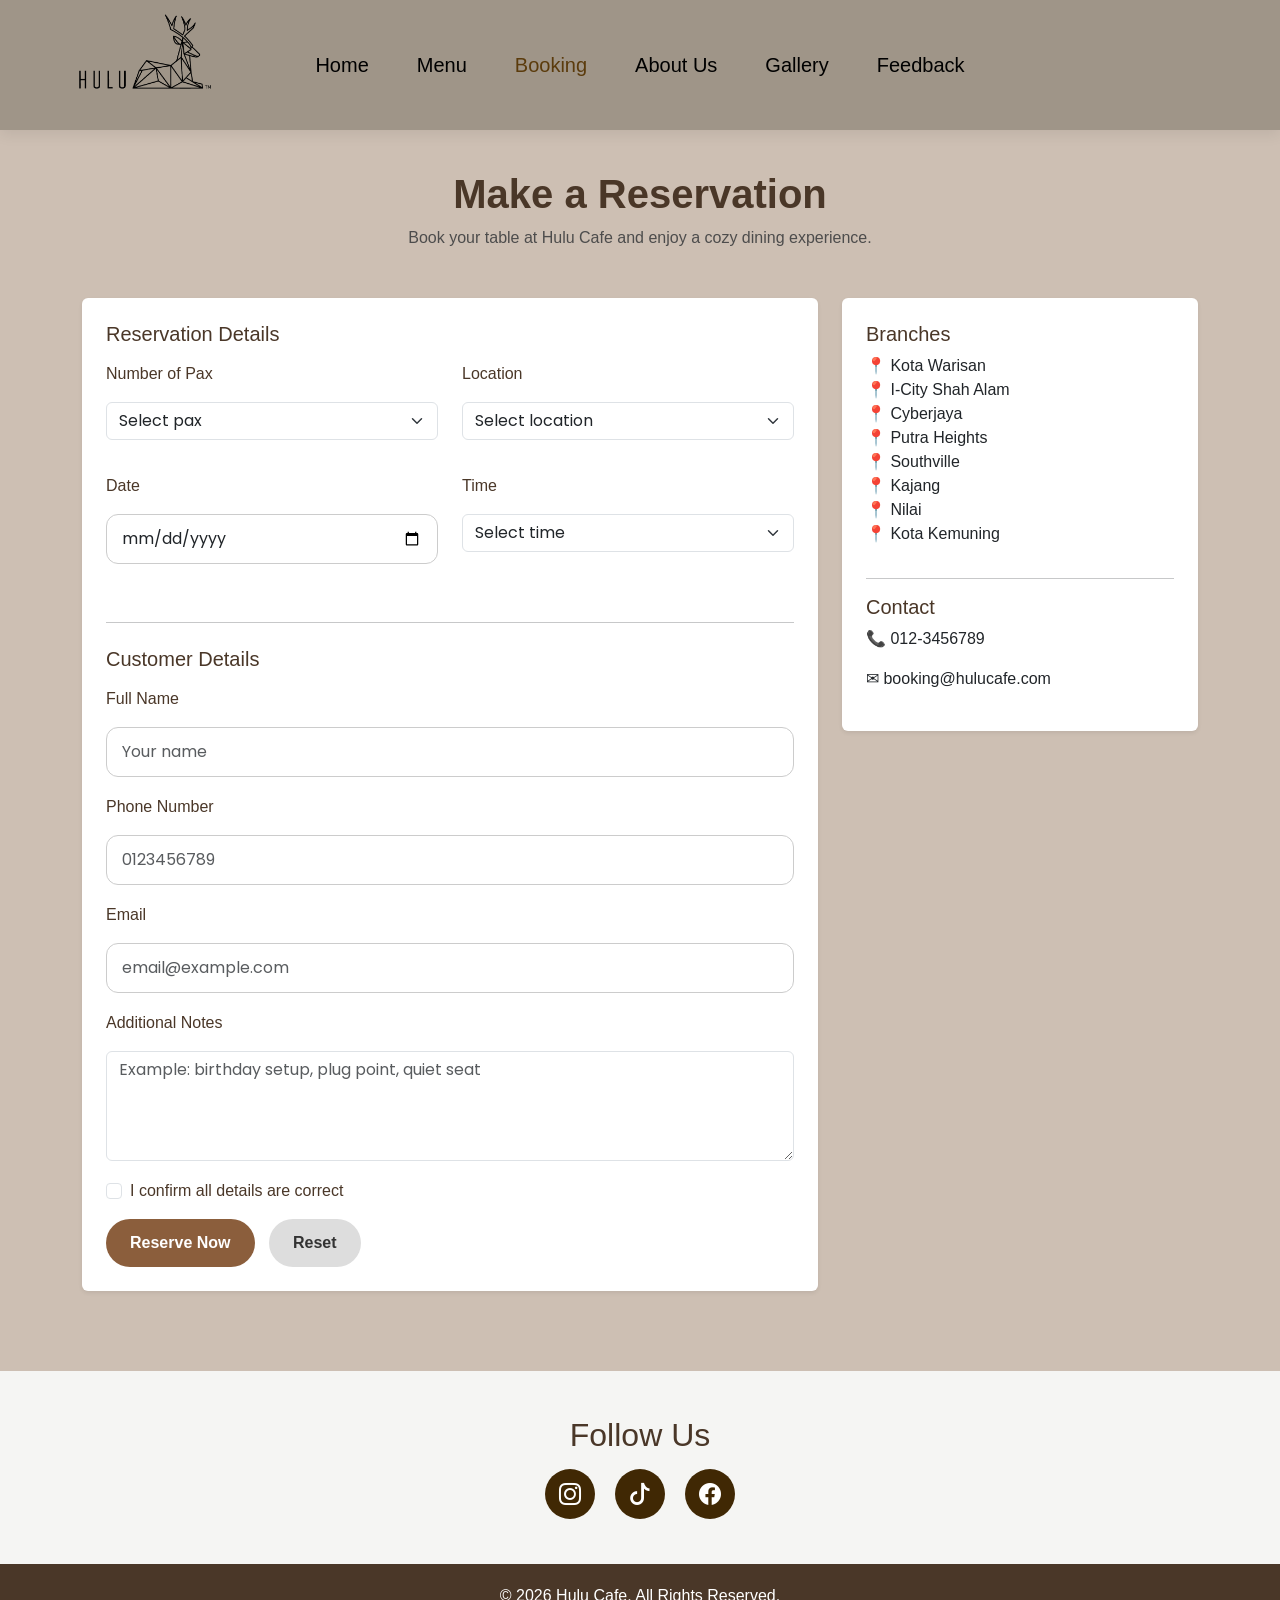
<file: reservation.html>
<!DOCTYPE html>
<html lang="en">

<head>
    <meta charset="UTF-8">
    <meta name="viewport" content="width=device-width, initial-scale=1.0">
    <title>Booking | Hulu Cafe</title>
    <!-- nanti letak logo dekat website tab -->
    <link rel="icon" href="images/hulu-logo.webp" type="image/x-icon">

    <!-- Bootstrap CSS -->
    <!-- KALAU JUMPA ANOTHER BOOTSTRAP CAN REPLACE -->
    <link href="https://cdn.jsdelivr.net/npm/bootstrap@5.3.7/dist/css/bootstrap.min.css" rel="stylesheet">
    <link rel="stylesheet" href="https://cdn.jsdelivr.net/npm/bootstrap-icons@1.11.3/font/bootstrap-icons.min.css">

    <!-- NANTI CREATE EXTERNAL CSS FILE -->
     <link rel="stylesheet" href="css/reservation.css">
</head>

<body>


    <!-- Nav Bar -->
    <header>
        <nav class="navbar navbar-expand-lg">
            <div class="container">

                <!-- Logo on the left -->
                <a class="navbar-brand" href="index.html">
                    <img src="images/hulu-logo.webp" alt="Hulu Cafe Logo" width="150">
                </a>

                <!-- Burger button on the right -->
                <button class="navbar-toggler ms-auto" type="button"
                    data-bs-toggle="collapse"
                    data-bs-target="#navbarMenu"
                    aria-controls="navbarMenu"
                    aria-expanded="false"
                    aria-label="Toggle navigation">

                    <span class="navbar-toggler-icon"></span>
                </button>

                <!-- Navigation links inside burger -->
                <div class="collapse navbar-collapse" id="navbarMenu">
                    <ul class="navbar-nav ms-auto">

                        <li class="nav-item">
                            <a class="nav-link" href="index.html">Home</a>
                        </li>

                        <li class="nav-item">
                            <a class="nav-link" href="menu.html">Menu</a>
                        </li>

                        <li class="nav-item">
                            <a class="nav-link active" href="booking.html">Booking</a>
                        </li>

                        <li class="nav-item">
                            <a class="nav-link" href="about.html">About Us</a>
                        </li>

                        <li class="nav-item">
                            <a class="nav-link" href="gallery.html">Gallery</a>
                        </li>

                        <li class="nav-item">
                            <a class="nav-link" href="feedback.html">Feedback</a>
                        </li>

                    </ul>
                </div>

            </div>
        </nav>
    </header>

    <!-- Booking Page Content -->
    <main id="booking-page">

<div class="container">

    <!-- HEADER -->
    <div class="text-center mb-5">

        <h1 class="fw-bold" style="color:#4A3728;">
            Make a Reservation
        </h1>

        <p class="text-muted">
            Book your table at Hulu Cafe and enjoy a cozy dining experience.
        </p>

    </div>

    <div class="row g-4">

        <!-- LEFT COLUMN: FORM -->
        <div class="col-lg-8">

            <div class="card shadow-sm border-0 p-4">

                <form id="bookingForm">

                    <!-- STEP 1 -->
                    <h5 class="mb-3" style="color:#4A3728;">Reservation Details</h5>

                    <div class="row">

                        <div class="col-md-6 mb-3">
                            <label class="form-label">Number of Pax</label>
                            <select class="form-select" id="pax" name="pax" required>
                                <option value="">Select pax</option>
                                <option>1</option>
                                <option>2</option>
                                <option>3</option>
                                <option>4</option>
                                <option>5</option>
                                <option>6</option>
                                <option>7</option>
                                <option>8</option>
                                <option>9</option>
                                <option>10+</option>
                            </select>
                        </div>

                        <div class="col-md-6 mb-3">
                            <label class="form-label">Location</label>
                            <select class="form-select" id="location" name="location" required>
                                <option value="">Select location</option>
                                <option>Hulu Kota Warisan</option>
                                <option>Hulu Taiping</option>
                                <option>Hulu Cyberjaya</option>
                                <option>Hulu I-City Shah Alam</option>
                                <option>Hulu Putra Heights</option>
                                <option>Hulu Southville</option>
                                <option>Hulu Nilai</option>
                                <option>Hulu Kajang</option>
                                <option>Hulu Kota Kemuning</option>
                            </select>
                        </div>

                        <div class="col-md-6 mb-3">
                            <label class="form-label">Date</label>
                            <input type="date" class="form-control" id="date" required>
                        </div>

                        <div class="col-md-6 mb-3">
                            <label class="form-label">Time</label>
                            <select class="form-select" id="time" required>
                                <option value="">Select time</option>
                                <option>10:00 AM</option>
                                <option>10:30 AM</option>
                                <option>11:00 AM</option>
                                <option>11:30 AM</option>
                                <option>12:00 PM</option>
                                <option>12:30 PM</option>
                                <option>1:00 PM</option>
                                <option>1:30 PM</option>
                                <option>2:00 PM</option>
                                <option>2:30 PM</option>
                                <option>3:00 PM</option>
                                <option>3:30 PM</option>
                                <option>4:00 PM</option>
                                <option>4:30 PM</option>
                                <option>5:00 PM</option>
                                <option>5:30 PM</option>
                                <option>6:00 PM</option>
                                <option>6:30 PM</option>
                                <option>7:00 PM</option>
                                <option>7:30 PM</option>
                                <option>8:00 PM</option>
                                <option>8:30 PM</option>
                                <option>9:00 PM</option>
                            </select>
                        </div>

                    </div>

                    <hr class="my-4">

                    <!-- STEP 2 -->
                    <h5 class="mb-3" style="color:#4A3728;">Customer Details</h5>

                    <div class="mb-3">
                        <label class="form-label">Full Name</label>
                        <input type="text" class="form-control" placeholder="Your name" required>
                    </div>

                    <div class="mb-3">
                        <label class="form-label">Phone Number</label>
                        <input type="tel" class="form-control" placeholder="0123456789" required>
                    </div>

                    <div class="mb-3">
                        <label class="form-label">Email</label>
                        <input type="email" class="form-control" placeholder="email@example.com" required>
                    </div>

                    <!-- STEP 3 -->
                    <div class="mb-3">
                        <label class="form-label">Additional Notes</label>
                        <textarea class="form-control" rows="4"
                            placeholder="Example: birthday setup, plug point, quiet seat"></textarea>
                    </div>

                    <!-- CONFIRM -->
                    <div class="form-check mb-3">
                        <input class="form-check-input" type="checkbox" required>
                        <label class="form-check-label">
                            I confirm all details are correct
                        </label>
                    </div>

                    <!-- BUTTONS -->
                    <button type="submit" class="btn btn-primary px-4"
                        style="background:#8B5E3C; border:none; border-radius:30px;">
                        Reserve Now
                    </button>

                    <button type="reset" class="btn btn-light px-4"
                        style="border-radius:30px;">
                        Reset
                    </button>

                </form>

            </div>

        </div>

        <!-- RIGHT COLUMN: INFO -->
        <div class="col-lg-4">

            <div class="card shadow-sm border-0 p-4">

                <h5 style="color:#4A3728;">Branches</h5>
                <ul class="list-unstyled">
                    <li>📍 Kota Warisan</li>
                    <li>📍 I-City Shah Alam</li>
                    <li>📍 Cyberjaya</li>
                    <li>📍 Putra Heights</li>
                    <li>📍 Southville</li>
                    <li>📍 Kajang</li>
                    <li>📍 Nilai</li>
                    <li>📍 Kota Kemuning</li>
                </ul>

                <hr>

                <h5 style="color:#4A3728;">Contact</h5>
                <p>
                    📞 <a class="contact-link" href="https://wa.me/60123456789" target="_blank">
                        012-3456789
                    </a>
                </p>

                <p>
                    ✉ <a class="contact-link" href="mailto:booking@hulucafe.com">
                        booking@hulucafe.com
                    </a>
                </p>
            </div>

        </div>

    </div>

</div>

</main>

    <!-- Social Media -->
    <!-- NANTI TUKAR THE TEXT INTO ICONS -->
    <section id="social-media">

    <div class="container text-center">

        <h2>Follow Us</h2>

        <a href="https://www.instagram.com/hulu.cafe?igsh=eWtpYXlsdXlkNWw0">
            <i class="bi bi-instagram"></i>
        </a>

        <a href="https://www.tiktok.com/@hulucafe?_r=1&_t=ZS-97VaHqR7eXw">
            <i class="bi bi-tiktok"></i>
        </a>

        <a href="https://www.facebook.com/share/1L4NBa9q2Z/">
            <i class="bi bi-facebook"></i>
        </a>

    </div>

</section>

    <!-- Footer -->
    <footer>
        <div class="container text-center">
            <p>
                © 2026 Hulu Cafe. All Rights Reserved.
            </p>
        </div>
    </footer>

    <script src="https://cdn.jsdelivr.net/npm/bootstrap@5.3.7/dist/js/bootstrap.bundle.min.js"></script>
    <script src="js/reservation.js"></script>

</body>

</html>

<!-- JS: 1) show available time slots based on selected date and location
         2) prevent double booking
         3) show confirmation message 
         4) validate form inputs 
         5) display confirmation details -->
</file>
<file: css/about.css>
/* GENERAL */
html{
    scroll-behavior:smooth;
}

*{
    margin:0;
    padding:0;
    box-sizing:border-box;
}

body{
    font-family:"Poppins", sans-serif;
    background:#f8f5ef;
    color:#333;
    line-height:1.8;
    padding-top:130px;
}

#about-hulu{
    font-family: "Playfair Display", serif;
    font-weight: 700;
}

h1,h2,h3{
    font-weight:700;
}

section{
    padding:70px 0;
}

/* NAVBAR */
.navbar{
    background:#9f9588;
    position:fixed;
    top:0;
    left:0;
    width:100%;
    z-index:9999;
    min-height:130px;
    padding:18px 0;
    box-shadow:0 4px 14px rgba(0,0,0,.08);
}

.navbar-brand img{
    height:auto;
    width: 150px;;
    display:block;
}

.nav-link{
    color:#000000;
    font-size:20px;
    font-weight:500;
    margin:0 16px;
}

.nav-link:hover,
.nav-link.active{
    color:#5b3b0c !important;
}

.navbar .container{
    position:relative;
}

.navbar-brand{
    position:absolute;
    left:0;
    display:flex;
    align-items:center;
    padding:10px 0;
}

.navbar-collapse{
    justify-content:center;
}

.navbar-nav{
    margin:0 auto;
    align-items:center;
    padding:15px 0;
}

/* HERO */
#about-hero{
    height:85vh;
    background:
        linear-gradient(rgba(0,0,0,.45), rgba(0,0,0,.45)),
        url("../images/Wimage/image1about.jpg");
    background-size:cover;
    background-position:center;
    background-attachment:fixed;
    position:relative;
    box-shadow:inset 0 -80px 120px rgba(0,0,0,.45);
}


.hero-overlay{
    position:absolute;
    inset:0;
    display:flex;
    flex-direction:column;
    justify-content:center;
    align-items:center;
    text-align:center;
    color:white;
    padding:20px;
}

.hero-overlay h5{
    letter-spacing:4px;
    margin-bottom:15px;
}

.hero-overlay h1{
    font-size:70px;
    margin-bottom:20px;
}

.hero-overlay p{
    width:600px;
    max-width:90%;
}

/* ABOUT */
#about-intro{
    text-align:center;
    padding:55px 20px 20px;
}

#about-intro h1{
    color:#402804;
    font-size:42px;
}

#about-layout{
    max-width:1250px;
    margin:0 auto;
    padding:30px 50px 80px;
    display:grid;
    grid-template-columns:1fr 1fr 1.15fr;
    gap:55px;
    align-items:stretch;
}

#about-left-content{
    display:grid;
    grid-template-columns:1fr 1fr;
    gap:55px;
    grid-column:1 / 3;

    border:2px solid #b3a18c;
    border-radius:25px;
    padding:45px;
    position:relative;
    height:100%;
}



#about-left-content,
#mission-vision,
.branch-box{
    outline:6px solid rgba(109, 90, 90, 0.588);
    outline-offset:0;
    box-shadow:
        0 18px 40px rgba(0,0,0,.20),
        0 0 0 1px rgba(255,255,255,.45);
    transition:transform .35s ease, box-shadow .35s ease;
}

#about-left-content:hover,
#mission-vision:hover,
.branch-box:hover{
    transform:scale(1.03);
    box-shadow:
        0 25px 55px rgba(0,0,0,.28),
        0 0 0 1px rgba(255,255,255,.6);
}

#about-left-content::before{
    content:"";
    position:absolute;
    top:12px;
    left:12px;
    right:12px;
    bottom:12px;
    border:1px solid rgba(64,40,4,.35);
    border-radius:18px;
    pointer-events:none;
}

#about-left-content section{
    padding:0;
}

#our-story,
#experience{
    background:transparent;
    box-shadow:none;
    border:none;
    padding:0;
    margin:0;
}

#our-story h2,
#experience h2{
    color:#402804;
    font-size:28px;
    margin-bottom:28px;
    text-transform:uppercase;
}

#our-story p,
#experience p{
    font-size:16px;
    line-height:1.9;
    margin-bottom:18px;
}

#mission-vision{
    background:#ad9f8d;
    border:1px solid rgba(216, 193, 154, 0.35);
    border-radius:18px;
    padding:45px;
    box-shadow:0 12px 30px rgba(0,0,0,.08);
    margin:0;
}

#mission-vision h2{
    color:#402804;
    font-size:30px;
    margin-bottom:35px;
}

#mission-vision h3{
    color:#402804;
    font-size:24px;
    margin-top:25px;
    margin-bottom:12px;
}

#mission-vision p{
    font-size:16px;
    line-height:1.9;
    margin-bottom:25px;
}

.container{
    padding-left:0;
    padding-right:0;
}

/* Responsive */
@media (max-width:992px){
    #about-layout{
        grid-template-columns:1fr;
        padding:25px 25px 60px;
        gap:30px;
    }

    #about-left-content{
        grid-template-columns:1fr;
        grid-column:auto;
        gap:30px;
    }
}


/* BRANCH BANNER */
#branch-banner{
    height:85vh;
    background:
        linear-gradient(rgba(0,0,0,.45), rgba(0,0,0,.45)),
        url("../images/Wimage/image3about.jpg");
    background-size:cover;
    background-position:center;
    background-attachment:fixed;
    position:relative;
    margin-top:50px;
    box-shadow:inset 0 -80px 120px rgba(0,0,0,.45);
}

.branch-overlay{
    position:absolute;
    inset:0;
    display:flex;
    flex-direction:column;
    justify-content:center;
    align-items:center;
    text-align:center;
    color:white;
    padding:20px;
}

.branch-overlay h2{
    font-size:45px;
    margin-bottom:10px;
}

.branch-overlay p{
    max-width:600px;
}

/* BRANCHES */
#branches-section{
    padding:60px 20px;
    background:#f8f5ef;
}

#branches-section h2{
    text-align:center;
    color:#402804;
    margin-bottom:30px;
    font-size:35px;
}

.branch-slider{
    max-width:1200px;
    margin:0 auto;
    display:flex;
    gap:25px;
    overflow-x:auto;
    overflow-y:hidden;
    padding:20px 5px 35px;
    scroll-snap-type:x mandatory;
    scroll-behavior:smooth;
}

.branch-slider::-webkit-scrollbar{
    height:8px;
}

.branch-slider::-webkit-scrollbar-thumb{
    background:#402804;
    border-radius:20px;
}

.branch-box{
    flex:0 0 calc(25% - 20px);
    min-width:260px;
    background:#fffaf0;
    border-radius:16px;
  
    overflow:hidden;
    scroll-snap-align:start;
    border:2px solid #b3a18c;
    
    padding:0;
    position:relative;
    display:flex;
    flex-direction:column;

    outline:5px solid rgba(255,255,255,.9);
    box-shadow:
        0 15px 30px rgba(0,0,0,.18),
        0 25px 60px rgba(0,0,0,.10);

    transition:
        transform .4s ease,
        box-shadow .4s ease;
}


.branch-box::before{
    content:"";
    position:absolute;
    top:10px;
    left:10px;
    right:10px;
    bottom:10px;

    border:1px solid rgba(175,135,72,.45);
    border-radius:12px;

    pointer-events:none;

}


.branch-box:hover .map-link img{
    transform:scale(1.08);
    filter:contrast(1.08) brightness(1.05);
}

.branch-box:hover{
    transform:translateY(-10px) scale(1.04);

    box-shadow:
        0 25px 45px rgba(0,0,0,.28),
        0 40px 80px rgba(0,0,0,.18);
}

.branch-box h3{
    text-align:center;
    color:#402804;
    font-size:18px;
    padding:14px 10px 12px;
    margin:0;
}

.branch-box table{
    width:100%;
    border-collapse:collapse;
    flex:1;
}

.branch-box th{
    background:#f3eadc;
    padding:10px;
    text-align:left;
    width:42%;
    color:#402804;
    font-size:13px;
}

.branch-box td{
    padding:10px;
    background:white;
    font-size:13px;
}

.branch-box table a{
    display:inline-block;
    background:#402804;
    color:white;
    padding:7px 12px;
    border-radius:8px;
    text-decoration:none;
    font-size:13px;
    transition:.3s;
}

.branch-box table a:hover{
    background:#9b7b45;
}

/* MAP LINK */
.map-link{
    display:block;
    margin:0;
    padding:0;
    background:none;
    border:none;
    border-radius:0;
    overflow:hidden;
}

.map-link:hover{
    background:none;
}

.map-link img{
    width:100%;
    height:210px;
    object-fit:cover;
    display:block;
    border-top:1px solid #d8c49f;
    border-bottom:1px solid #d8c49f;
    transform:scale(1);
    transition:transform .35s ease, filter .35s ease;
}
/*direction*/
.direction-row td{
    vertical-align:bottom;
    padding-bottom:18px;
}

/* SOCIAL MEDIA */
#social-media{
    background:#fffaf0;
    text-align:center;
    padding:45px 20px;
}

#social-media h2{
    color:#402804;
    margin-bottom:15px;
}

#social-media a{
    display:inline-flex;
    justify-content:center;
    align-items:center;

    width:50px;
    height:50px;

    margin:0 8px;

    border-radius:50%;
    background:#402804;
    color:#fff;

    font-size:22px;

    text-decoration:none;
    transition:.3s;
}

#social-media a:hover{
    background:#9b7b45;
    transform:translateY(-3px);
}

/* FOOTER */
footer{
    background:#402804;
    color:white;
    padding:20px 0;
}


/* RESPONSIVE */
@media (max-width:992px){
    #about-layout{
        grid-template-columns:1fr;
    }

    #mission-vision{
        order:3;
    }

    .branch-box{
        flex:0 0 calc(50% - 15px);
    }
}

@media (max-width:576px){
    section{
        padding:50px 0;
    }

    #about-hero{
        height:70vh;
    }

    .hero-overlay h1{
        font-size:38px;
    }

    .hero-overlay h5{
        font-size:13px;
    }

    #about-intro h1,
    #branches-section h2{
        font-size:30px;
    }

    #about-layout{
        padding:15px;
        gap:25px;
    }

    .about-box{
        padding:25px;
    }

    #branch-banner{
        height:45vh;
    }

    .branch-overlay h2{
        font-size:34px;
    }

    .branch-box{
        flex:0 0 85%;
    }
}
</file>
<file: css/feedback.css>
body{
    font-family: Arial, Verdana, sans-serif;
    background-color: #f8f3ea;
    color: #3b2f2f;
}

/* NAVBAR */
.navbar{
    background:#9f9588;
    position:fixed;
    top:0;
    left:0;
    width:100%;
    z-index:9999;
    min-height:130px;
    padding:18px 0;
    box-shadow:0 4px 14px rgba(0,0,0,.08);
}

.navbar-brand img{
    height:auto;
    width: 150px;;
    display:block;
}

.nav-link{
    color:#000000;
    font-size:20px;
    font-weight:500;
    margin:0 16px;
}

.nav-link:hover,
.nav-link.active{
    color:#5b3b0c  !important;
}

.navbar .container{
    position:relative;
}

.navbar-brand{
    position:absolute;
    left:0;
    display:flex;
    align-items:center;
    padding:10px 0;
}

.navbar-collapse{
    justify-content:center;
}

.navbar-nav{
    margin:0 auto;
    align-items:center;
    padding:15px 0;
}

#feedback-page{
    width:100%;
    margin:0;
    padding:60px 0;
    padding-top:150px;

    background-image:
    linear-gradient(rgba(35,25,18,.45),rgba(35,25,18,.45)),
    url("../images/Wimage/feedback-bg.jpg");

    background-size:cover;
    background-position:center;
    background-repeat:no-repeat;
}


#feedback-intro{
    text-align: center;
    margin-bottom: 30px;
}

#feedback-intro h1{
    text-transform: uppercase;
    font-size: 32px;
    font-weight: bold;
    color: #c1b597;
}

#feedback-intro p{
    width: 70%;
    margin: auto;
    color: #fff8ec;
}

#feedback-form-section,
#review-section{
    background:#c6b698a2;
    border: 2px solid #d7b46a;
    border-radius: 20px;
    padding: 30px;
    margin-bottom: 25px;
    color: #fff8ec;
    box-shadow:
        0 0 12px rgba(255, 255, 255, 0.8),
        0 0 28px rgba(139,94,52,0.5);
}

#feedback-form-section h2,
#review-section h2{
    text-align: center;
    text-transform: uppercase;
    margin-bottom: 25px;
    color: #393325;
}

#feedback-intro,
#feedback-form-section,
#review-section{
    width:80%;
    margin:auto;
    margin-bottom:35px;
}

#feedback-form-section:hover,
#review-section:hover{

    transform:translateY(-6px);
    transition:.4s;
    box-shadow:
    0 0 18px rgba(7, 7, 6, 0.6),
    0 0 35px rgba(212,160,23,.3);
}

fieldset {
    background-color: #dbcdb36d;
    border: 1px solid #d7b46a;
    border-radius: 12px;
    padding: 20px;
    margin-bottom: 20px;
}

legend{
    font-weight: bold;
    color: #6b4f3f;
}

label,
legend{
    color: #fff8ec;
}

input,
select,
textarea{
    width: 100%;
    padding: 10px;
    border: 1px solid #cbb89d;
    border-radius: 8px;
}

input[type="radio"],
input[type="checkbox"]{
    width: auto;
}

#star-rating{
    direction: rtl;
    text-align: left;
}

#star-rating input{
    display: none;
}

#star-rating label{
    font-size: 35px;
    color: #ffffff;
    cursor: pointer;
}

#star-rating input:checked ~ label,
#star-rating label:hover,
#star-rating label:hover ~ label{
    color: #d4a017;
}

button{
    background-color: #4a392e;
    color: white;
    border: none;
    padding: 12px 25px;
    border-radius: 25px;
    margin-right: 10px;
}

#reviewCarousel{
    width: 85%;
    margin: 25px auto 0;
}

.carousel-item{
    padding: 20px 70px;
}

.review-box{
    background-color: #f8f3ea;
    border: 1px solid #d8c8b0;
    border-radius: 18px;
    padding: 30px;
    min-height: 260px;
    text-align: center;
    box-shadow: 0 4px 12px rgba(0,0,0,0.08);
    color: #3b2f2f;
}
.review-box{
    background:#f8f3ea;
}


.review-box h3{
    color: #6b4f3f;
    font-weight: bold;
    margin-bottom: 15px;
}


.review-box p,
.review-box strong{
    color: #3b2f2f;
}

.review-box h3{
    color: #6b4f3f;
}

.review-box p:nth-of-type(2){
    color: #d4a017;
    font-weight: bold;
}

.carousel-control-prev,
.carousel-control-next{
    width: 50px;
}

.carousel-control-prev-icon,
.carousel-control-next-icon{
    background-color: #6b4f3f;
    border-radius: 50%;
    padding: 18px;
}

#reviewCarousel .carousel-item{
    display: none;
}

#reviewCarousel .carousel-item.active{
    display: block;
}


/* SOCIAL MEDIA */
#social-media{
    background:#EDE3D6;
    text-align:center;
    padding:45px 20px;
}

#social-media h2{
    color:#402804;
    margin-bottom:15px;
}

#social-media a{
    display:inline-flex;
    justify-content:center;
    align-items:center;

    width:50px;
    height:50px;

    margin:0 8px;

    border-radius:50%;
    background:#402804;
    color:#fff;

    font-size:22px;

    text-decoration:none;
    transition:.3s;
}

#social-media a:hover{
    background:#9b7b45;
    transform:translateY(-3px);
}
footer{
    background-color: #3b2f2f;
    color: white;
    padding: 15px 0;
}
</file>
<file: css/menu.css>
@import url('https://fonts.googleapis.com/css2?family=Poppins:wght@300;400;500;600;700&display=swap');

*{
    margin:0;
    padding:0;
    box-sizing:border-box;
}

html{
    scroll-behavior:smooth;
}

body {
    background-color: #EDE3D6;
    color: #402804;
    font-family: Arial, Verdana, sans-serif;
}

/* NAVBAR */

.navbar{

    background:#9f9588;
    position:fixed;
    top:0;
    left:0;
    width:100%;
    z-index:999;
    min-height:130px;
    padding:18px 0;
    box-shadow:0 4px 14px rgba(0,0,0,.08);
}

.navbar-brand{
    position: absolute;
    left: 0px;   
    display: flex;
    align-items: center;
    padding: 10px 0;
}

.navbar-brand img{
    width:150px;
}

.navbar-collapse{
    justify-content:center;
    display:flex;
}

.nav-link{
    color:#000000;
    font-size:20px;
    font-weight:500;
    margin:0 16px;
    transition:.3s;
}

.nav-link:hover,
.nav-link.active{
    color:#5b3b0c  !important;
}

.navbar .container{
    position:relative;
}

/* MAIN */

#menu-page{
    margin-top:160px;
}

/* MENU LAYOUT */

#menu-layout{
    display:flex;
    gap:30px;
    max-width:1400px;
    margin:auto;
    padding:30px;
}

/* SIDEBAR */

#menu-category{
    width:250px;
    position:sticky;
    top:160px;
    height:fit-content;

    background:white;
    border-radius:18px;
    padding:25px;

    box-shadow:0 8px 20px rgba(0,0,0,.08);
}

#menu-category h2{
    text-align:center;
    color:#4A3728;
    margin-bottom:20px;
}

#menu-category ul{
    list-style:none;
}

#menu-category li{
    margin:12px 0;
}

#menu-category a{
    text-decoration:none;
    color:#555;
    transition:.3s;
}

#menu-category a:hover{
    color:#8B5E3C;
    padding-left:8px;
}

/* CONTENT */

#menu-content{
    flex:1;
}

/* SEARCH */

#menu-search{
    margin-bottom:40px;
}

#menu-search label{
    display:block;
    margin-bottom:10px;
    font-weight:600;
}

#menu-search input{
    width:100%;
    padding:15px;
    border:1px solid #ddd;
    border-radius:30px;
    outline:none;
    font-size:16px;
}

#menu-search input:focus{
    border-color:#8B5E3C;
}

/* MENU SECTION */

.menu-section{
    margin-bottom:70px;
}

.menu-section h2{
    color:#4A3728;
    margin-bottom:30px;
    border-left:6px solid #D4A373;
    padding-left:15px;
}

/* MENU TABLE */

.menu-table{
    width:100%;
    border-collapse:separate;
    border-spacing:20px;
}

.menu-table td{
    width:33%;
    background:#fff;
    border-radius:18px;
    padding:20px;
    text-align:center;

    box-shadow:0 10px 25px rgba(0,0,0,.08);
    transition:.3s;
}

.menu-table td:hover{
    transform:translateY(-5px);
}

.menu-table img{
    width:170px;
    height:170px;
    object-fit:cover;
    border-radius:15px;
    margin-bottom:15px;
}

.menu-table h3{
    font-size:18px;
    color:#3E2723;
    margin-bottom:10px;
}

.menu-table p{
    color:#666;
    font-weight:500;
}

.menu-table span{
    display:inline-block;
    margin-left:8px;
    background:#D4A373;
    color:white;
    padding:3px 10px;
    border-radius:20px;
    font-size:13px;
}

/* can remove this later if ada merch to add*/
.menu-table td.empty-menu-box {
    background: transparent;
    box-shadow: none;
    border-radius: 0;
    padding: 0;
}

.menu-table td.empty-menu-box:hover {
    transform: none;
}

/* SOCIAL MEDIA*/

#social-media{
    background:#F5F5F3;
    padding:45px 20px;
    text-align:center;
}

#social-media h2{
    color:#4A3728;
    margin-bottom:15px;
}

#social-media a{
    color:#8B5E3C;
    display:inline-flex;
    justify-content:center;
    align-items:center;

    width:50px;
    height:50px;

    margin:0 8px;

    border-radius:50%;
    background:#402804;
    color:#fff;

    font-size:22px;

    text-decoration:none;
    transition:.3s;
}

#social-media a:hover{
    color:#4A3728;
    transform:translateY(-3px);
}

/* FOOTER*/

footer{
    background:#4A3728;
    color:white;
    padding:20px;
}

footer p{
    margin:0;
}

/* RESPONSIVE */

@media(max-width:992px){

#menu-layout{
    flex-direction:column;
}

#menu-category{
    width:100%;
    position:relative;
    top:0;
}

.menu-table,
.menu-table tbody,
.menu-table tr,
.menu-table td{
    display:block;
    width:100%;
}

.menu-table td{
    margin-bottom:20px;
}

}

/* =========================
   SEARCH RESULT FIX (NO EDIT EXISTING CSS)
========================= */

#searchResult{
    display: grid;
    grid-template-columns: repeat(auto-fit, minmax(220px, 1fr));
    gap: 20px;
    margin-top: 20px;
}

/* CARD dalam search */
#searchResult .search-card{
    background:#fff;
    border-radius:18px;
    padding:20px;
    text-align:center;
    box-shadow:0 10px 25px rgba(0,0,0,.08);
    transition:.3s;
}

/* hover sama macam table */
#searchResult .search-card:hover{
    transform: translateY(-5px);
}

/* IMAGE fix size supaya tak lari */
#searchResult img{
    width: 170px;          /* SAMAKAN dengan table CSS kau */
    height: 170px;
    object-fit: cover;
    border-radius: 15px;
    margin-bottom: 15px;
}

/* TITLE sama style */
#searchResult h3{
    font-size: 18px;
    color: #3E2723;
    margin-bottom: 10px;
}

/* PRICE text sama */
#searchResult p{
    color: #666;
    font-weight: 500;
}

/* badge Cold/Hot sama style */
#searchResult{
    display: none;

    grid-template-columns: repeat(3, 1fr);
    gap: 20px;

    margin-top: 20px;
    align-items: start;
}

#searchResult .search-card{
    background: #fff;
    border-radius: 18px;
    padding: 20px;
    text-align: center;

    box-shadow: 0 10px 25px rgba(0,0,0,.08);
    transition: .3s;

    width: 100%;
}
</file>
<file: css/reservation.css>
/* ==========================
   GOOGLE FONT
========================== */
@import url('https://fonts.googleapis.com/css2?family=Poppins:wght@300;400;500;600;700&display=swap');

*{
    margin:0;
    padding:0;
    box-sizing:border-box;
}

html{
    scroll-behavior:smooth;
}

body{
    background-color:#cdbfb3;
    color:#402804;
    font-family:Arial, Verdana, sans-serif;
}
/* ==========================
   NAVBAR
========================== */

/* NAVBAR */
.navbar{
    background:#9f9588;
    position:fixed;
    top:0;
    left:0;
    width:100%;
    z-index:9999;
    min-height:130px;
    padding:18px 0;
    box-shadow:0 4px 14px rgba(0,0,0,.08);
}

.navbar-brand img{
    height:auto;
    width: 150px;;
    display:block;
}

.nav-link{
    color:#000000;
    font-size:20px;
    font-weight:500;
    margin:0 16px;
}

.nav-link:hover,
.nav-link.active{
    color:#5b3b0c !important;
}

.navbar .container{
    position:relative;
}

.navbar-brand{
    position:absolute;
    left:0;
    display:flex;
    align-items:center;
    padding:10px 0;
}

.navbar-collapse{
    justify-content:center;
}

.navbar-nav{
    margin:0 auto;
    align-items:center;
    padding:15px 0;
}

/* Fix burger button width */
.navbar-toggler{
    width: auto;
    margin-bottom: 0;
    padding: 6px 10px;
    border: 2px solid #63615d;
    border-radius: 6px;
}

/* ==========================
   BOOKING PAGE
========================== */

#booking-page{
    padding-top:170px;
    padding-bottom:80px;
}

#booking-intro{
    text-align:center;
    margin-bottom:40px;
}

#booking-intro h1{
    color:#4A3728;
    font-size:3rem;
    font-weight:700;
}

/* ==========================
   FORM SECTION
========================== */

#booking-form-section{
    max-width:900px;
    margin:auto;
    background:#fff;
    padding:40px;
    border-radius:20px;
    box-shadow:0 10px 25px rgba(0,0,0,.08);
}

#booking-form-section h2{
    text-align:center;
    color:#4A3728;
    margin-bottom:35px;
    font-weight:700;
}

/* ==========================
   FIELDSET
========================== */

fieldset{
    border:2px solid #D4A373;
    border-radius:15px;
    padding:25px;
    margin-bottom:30px;
}

legend{
    color:#4A3728;
    font-size:1.2rem;
    font-weight:600;
    padding:0 12px;
}

/* ==========================
   FORM INPUTS
========================== */

label{
    font-weight:500;
    color:#4A3728;
}

input[type=text],
input[type=email],
input[type=tel],
input[type=date],
select,
textarea{
    width:100%;
    padding:12px 15px;
    margin-top:8px;
    margin-bottom:18px;
    border:1px solid #ccc;
    border-radius:12px;
    font-family:'Poppins',sans-serif;
    transition:.3s;
}

input:focus,
select:focus,
textarea:focus{
    border-color:#D4A373;
    outline:none;
    box-shadow:0 0 0 3px rgba(212,163,115,.2);
}

textarea{
    resize:vertical;
}

/* ==========================
   RADIO BUTTONS
========================== */

input[type=radio]{
    margin-right:8px;
}

input[type=checkbox]{
    margin-right:8px;
}

/* ==========================
   BUTTONS
========================== */

#bookingForm button{
    padding:12px 28px;
    border:none;
    border-radius:30px;
    cursor:pointer;
    font-size:16px;
    font-weight:600;
    transition:.3s;
    margin-right:10px;
}

button[type=submit]{
    background:#8B5E3C;
    color:white;
}

button[type=submit]:hover{
    background:#6E462A;
}

button[type=reset]{
    background:#ddd;
    color:#333;
}

button[type=reset]:hover{
    background:#bbb;
}

/* ==========================
   SOCIAL MEDIA
========================== */

#social-media{
    background:#F5F5F3;
    text-align:center;
    padding:45px 20px;
}

#social-media h2{
    color:#4A3728;
    margin-bottom:15px;
}

#social-media a{
    color:#8B5E3C;
    display:inline-flex;
    justify-content:center;
    align-items:center;

    width:50px;
    height:50px;

    margin:0 8px;

    border-radius:50%;
    background:#402804;
    color:#fff;

    font-size:22px;

    text-decoration:none;
    transition:.3s;
}

#social-media a:hover{
    color:#D4A373;
    transform: translateY(-3px);
}

.contact-link {
    color: inherit;
    text-decoration: none;
}

/* ==========================
   FOOTER
========================== */

footer{
    background:#4A3728;
    color:#fff;
    text-align:center;
    padding:20px 0;
}

footer p{
    margin:0;
}

/* ==========================
   RESPONSIVE
========================== */

@media(max-width:768px){

    .navbar-brand img{
        width:120px;
    }

    .nav-link{
        font-size:18px;
    }

    #booking-page{
        padding-top:160px;
    }

    #booking-intro h1{
        font-size:2.2rem;
    }

    #booking-form-section{
        width:95%;
        padding:25px;
    }

    #bookingForm button{
        width:100%;
        margin-bottom:15px;
    }

}
</file>
